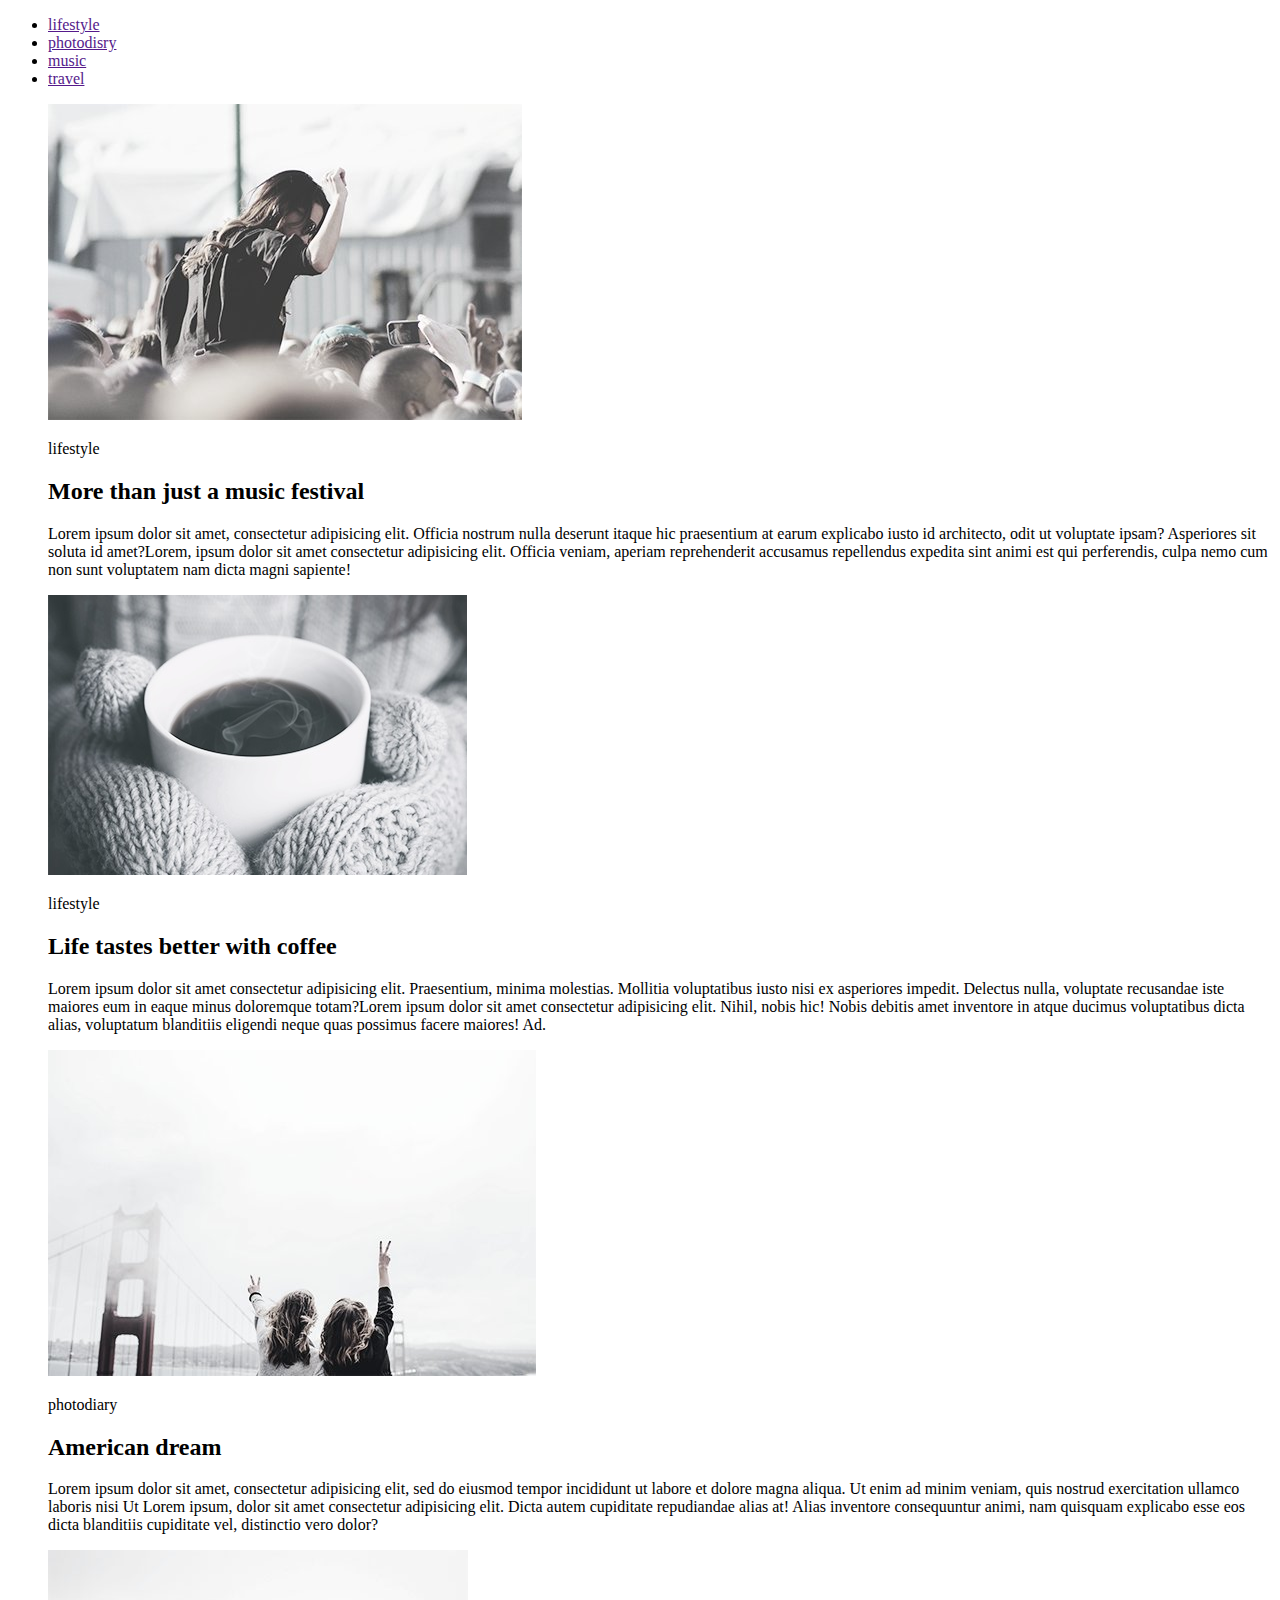
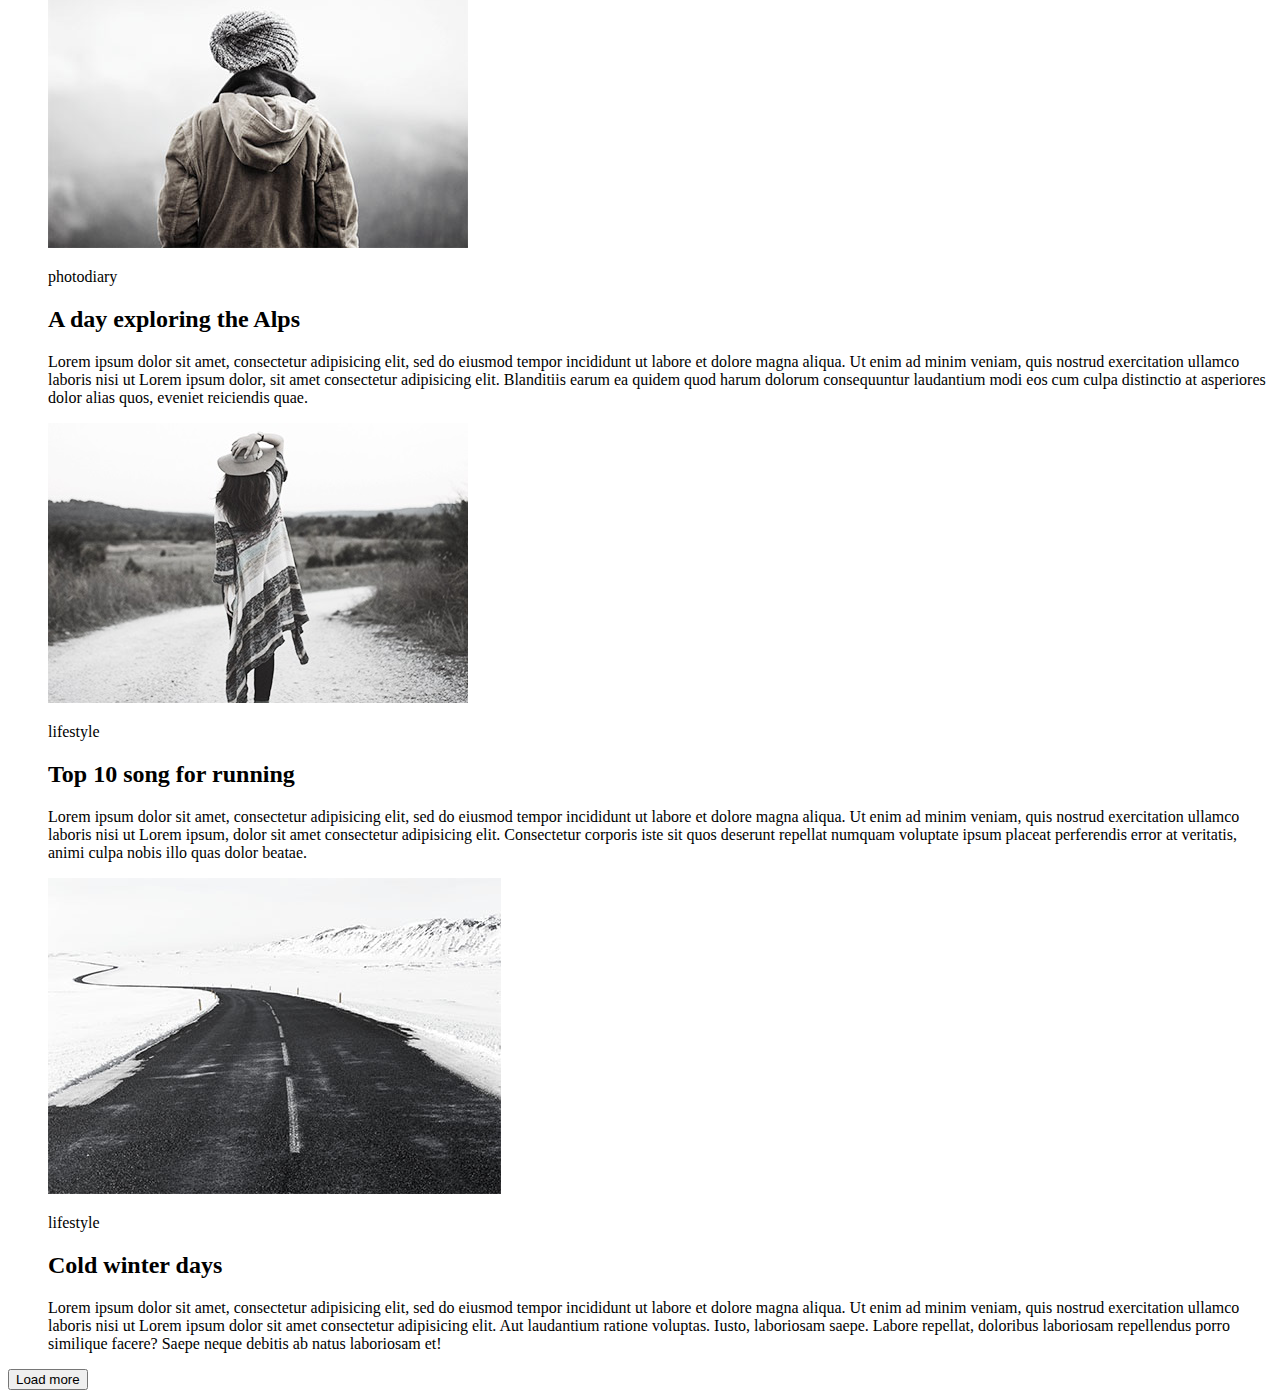
<file: html-css/module-01/index.html>
<!DOCTYPE html>
<html lang="en">

<head>
    <meta name="viewport" content="width=device-width, initial-scale=1.0">
    <title>Document</title>
</head>



<body>
    <main class="container main">
        <ul class="site-navigation">
            <li class="page navigation"><a href="">lifestyle</a></li>
            <li class="page navigation"><a href="">photodisry</a></li>
            <li class="page navigation"><a href="">music</a></li>
            <li class="page navigation"><a href="">travel</a></li>
        </ul>
    </main>


    <section class="container">
        <ul class="features-list">


            <div class="photo-wrapper">
                <img class="photo" src="../module-03/pictures/for-web-1.jpg" alt="девушка сидит на плечах">
            </div>
            <p class="category">lifestyle</p>
            <h2 class="title">More than just a music festival</h2>
            <p class="description">Lorem ipsum dolor sit amet, consectetur adipisicing elit. Officia nostrum nulla deserunt itaque hic praesentium at earum explicabo iusto id architecto, odit ut voluptate ipsam? Asperiores sit soluta id amet?Lorem, ipsum dolor sit amet consectetur
                adipisicing elit. Officia veniam, aperiam reprehenderit accusamus repellendus expedita sint animi est qui perferendis, culpa nemo cum non sunt voluptatem nam dicta magni sapiente!</p>

            <div class="photo-wrapper">
                <img class="photo" src="../module-03/pictures/for-web-2.jpg" alt="чашка кофе">
            </div>
            <p class="category">lifestyle</p>
            <h2 class="title">Life tastes better with coffee</h2>
            <p class="description">Lorem ipsum dolor sit amet consectetur adipisicing elit. Praesentium, minima molestias. Mollitia voluptatibus iusto nisi ex asperiores impedit. Delectus nulla, voluptate recusandae iste maiores eum in eaque minus doloremque totam?Lorem ipsum
                dolor sit amet consectetur adipisicing elit. Nihil, nobis hic! Nobis debitis amet inventore in atque ducimus voluptatibus dicta alias, voluptatum blanditiis eligendi neque quas possimus facere maiores! Ad.
            </p>



            <div class="photo-wrapper">
                <img class="photo" src="../module-03/pictures/for-web-3.jpg" alt="две девушки смотрят на мост">
            </div>
            <p class="category">photodiary</h2>
                <h2 class="title">American dream</h2>
                <p class="description">Lorem ipsum dolor sit amet, consectetur adipisicing elit, sed do eiusmod tempor incididunt ut labore et dolore magna aliqua. Ut enim ad minim veniam, quis nostrud exercitation ullamco laboris nisi Ut Lorem ipsum, dolor sit amet consectetur
                    adipisicing elit. Dicta autem cupiditate repudiandae alias at! Alias inventore consequuntur animi, nam quisquam explicabo esse eos dicta blanditiis cupiditate vel, distinctio vero dolor?
                </p>


                <div class="photo-wrapper">
                    <img class="photo" src="../module-03/pictures/for-web-4.jpg" alt="осенняя одежда">
                </div>
                <p class="category">photodiary</p>
                <h2 class="title">A day exploring the Alps</h2>
                <p class="description">Lorem ipsum dolor sit amet, consectetur adipisicing elit, sed do eiusmod tempor incididunt ut labore et dolore magna aliqua. Ut enim ad minim veniam, quis nostrud exercitation ullamco laboris nisi ut Lorem ipsum dolor, sit amet consectetur
                    adipisicing elit. Blanditiis earum ea quidem quod harum dolorum consequuntur laudantium modi eos cum culpa distinctio at asperiores dolor alias quos, eveniet reiciendis quae.
                </p>



                <div class="photo-wrapper">
                    <img class="photo" src="../module-03/pictures/for-web-5.jpg" alt="девушка в степи">
                </div>
                <p class="category">lifestyle</p>
                <h2 class="title">Top 10 song for running</h2>
                <p class="description">Lorem ipsum dolor sit amet, consectetur adipisicing elit, sed do eiusmod tempor incididunt ut labore et dolore magna aliqua. Ut enim ad minim veniam, quis nostrud exercitation ullamco laboris nisi ut Lorem ipsum, dolor sit amet consectetur
                    adipisicing elit. Consectetur corporis iste sit quos deserunt repellat numquam voluptate ipsum placeat perferendis error at veritatis, animi culpa nobis illo quas dolor beatae.
                </p>



                <div class="photo-wrapper">
                    <img class="photo" src="../module-03/pictures/for-web-6.jpg" alt="заснеженая дорога">
                </div>
                <p class="category">lifestyle</p>
                <h2 class="title">Cold winter days</h2>
                <p class="description">Lorem ipsum dolor sit amet, consectetur adipisicing elit, sed do eiusmod tempor incididunt ut labore et dolore magna aliqua. Ut enim ad minim veniam, quis nostrud exercitation ullamco laboris nisi ut Lorem ipsum dolor sit amet consectetur
                    adipisicing elit. Aut laudantium ratione voluptas. Iusto, laboriosam saepe. Labore repellat, doloribus laboriosam repellendus porro similique facere? Saepe neque debitis ab natus laboriosam et!
                </p>

        </ul>
    </section>


    <button class="Load more"> 
        Load more
    </button>


</body>
</file>
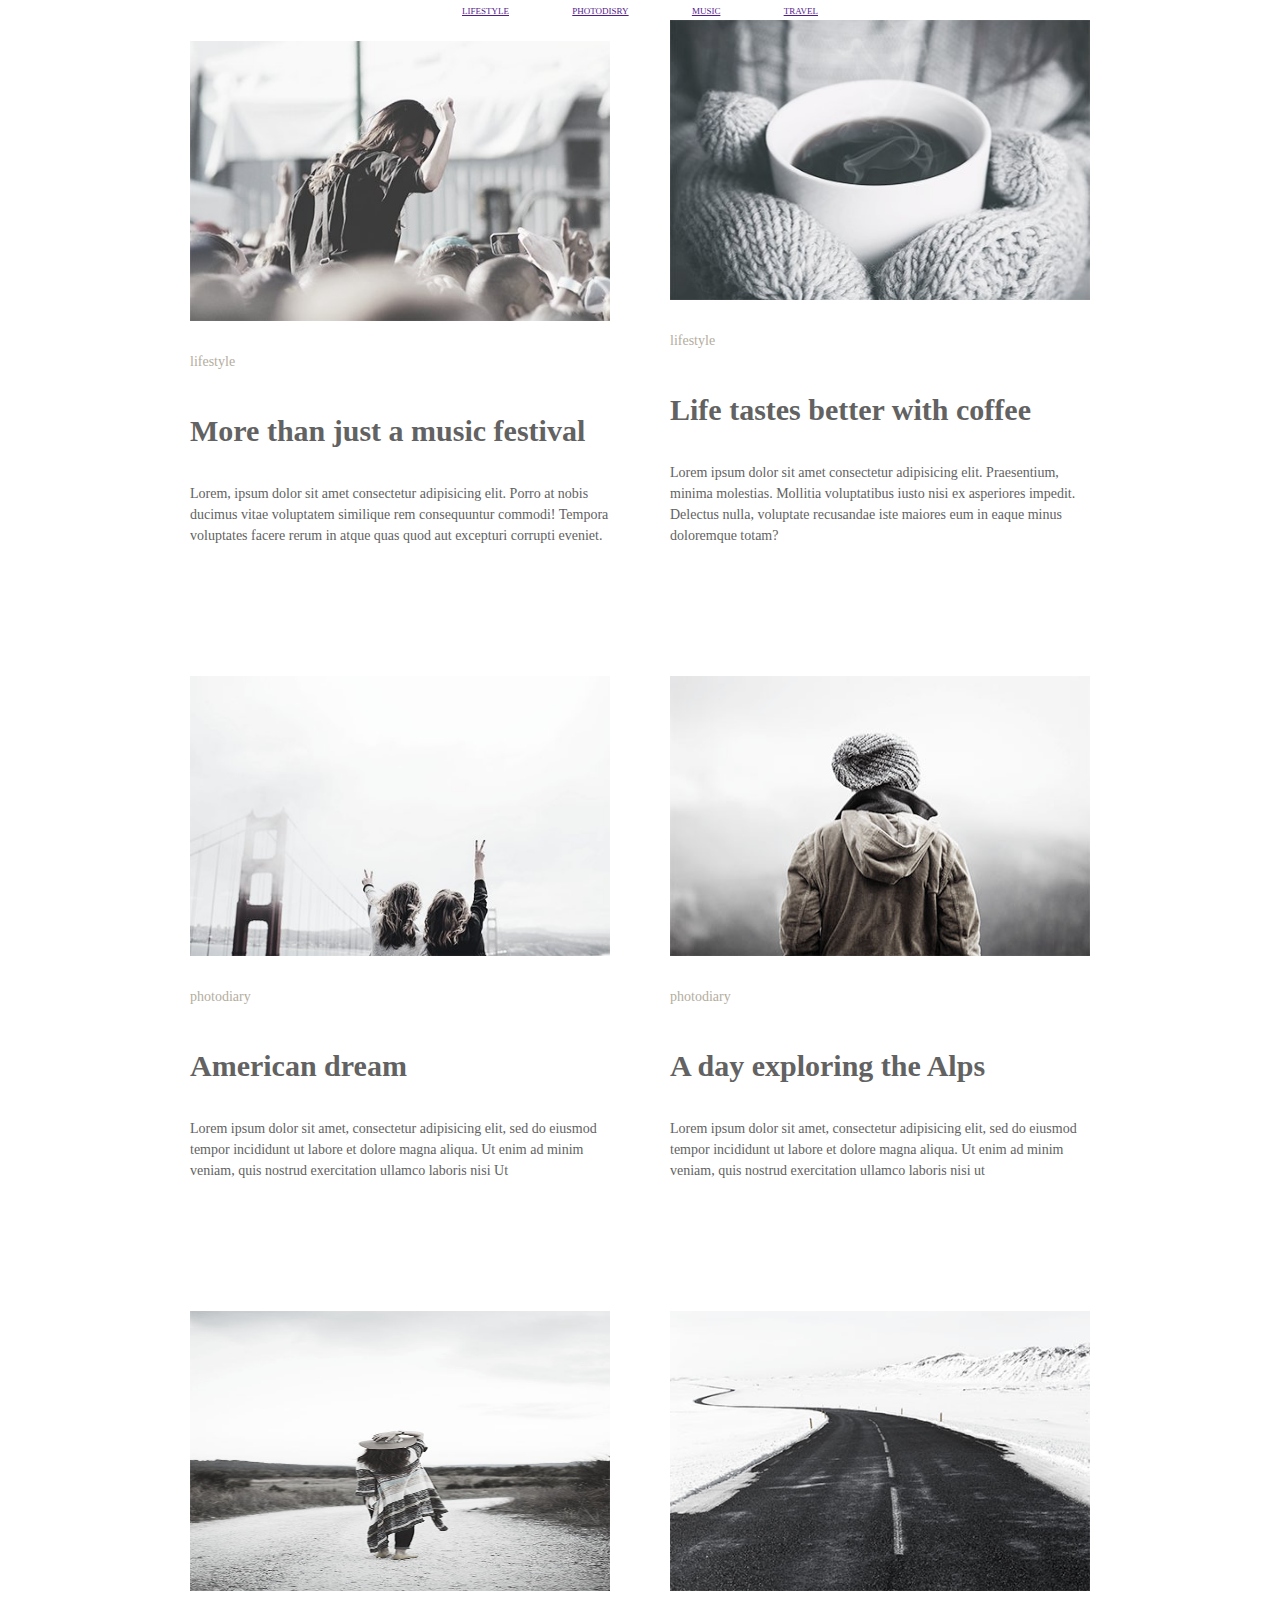
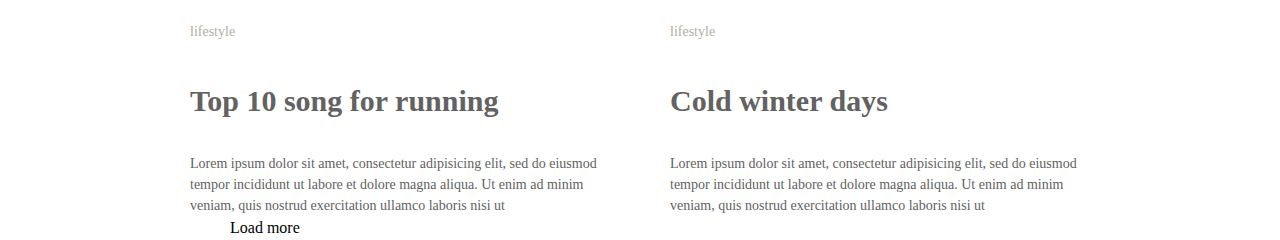
<file: html-css/module-03-dop/index.html>
<!DOCTYPE html>
<html lang="en">

<head>
    <link rel="stylesheet" href="style.css" <meta charset="UTF-8">
    <meta name="viewport" content="width=device-width, initial-scale=1.0">
    <title>Document</title>
</head>

<body>
    <main class="container main">
        <ul class="site-navigation">
            <li><a href="">lifestyle</a></li>
            <li><a href="">photodisry</a></li>
            <li><a href="">music</a></li>
            <li><a href="">travel</a></li>
        </ul>
    </main>

    <page class="page-nav">
        <section class="container">
            <ul class="features-list">

                <li class="features-list-item">
                    <div class="photo-wrapper">
                        <img class="photo" src="../module-03-dop/pictures/for web 1.jpg" alt="" srcset="">
                    </div>
                    <p class="category">lifestyle</p>
                    <h2 class="title">More than just a music festival</h2>
                    <p class="description">Lorem, ipsum dolor sit amet consectetur adipisicing elit. Porro at nobis ducimus vitae voluptatem similique rem consequuntur commodi! Tempora voluptates facere rerum in atque quas quod aut excepturi corrupti eveniet.
                    </p>
                </li>

                <li class="features-list-item">
                    <div class="photo-wrapper">
                        <img class="photo" src="../module-03-dop/pictures/for web 2.jpg" alt="" srcset="">
                    </div>
                    <p class="category">lifestyle</p>
                    <h2 class="title">Life tastes better with coffee</h2>
                    <p class="description">Lorem ipsum dolor sit amet consectetur adipisicing elit. Praesentium, minima molestias. Mollitia voluptatibus iusto nisi ex asperiores impedit. Delectus nulla, voluptate recusandae iste maiores eum in eaque minus doloremque totam?
                    </p>
                </li>

                <li class="features-list-item">
                    <div class="photo-wrapper">
                        <img class="photo" src="../module-03-dop/pictures/for web 3.jpg" alt="" srcset="">
                    </div>
                    <p class="category">photodiary</h2>
                        <h2 class="title">American dream</h2>
                        <p class="description">Lorem ipsum dolor sit amet, consectetur adipisicing elit, sed do eiusmod tempor incididunt ut labore et dolore magna aliqua. Ut enim ad minim veniam, quis nostrud exercitation ullamco laboris nisi Ut
                        </p>
                </li>

                <li class="features-list-item">
                    <div class="photo-wrapper">
                        <img class="photo" src="../module-03-dop/pictures/for web 4.jpg" alt="" srcset="">
                    </div>
                    <p class="category">photodiary</p>
                    <h2 class="title">A day exploring the Alps</h2>
                    <p class="description">Lorem ipsum dolor sit amet, consectetur adipisicing elit, sed do eiusmod tempor incididunt ut labore et dolore magna aliqua. Ut enim ad minim veniam, quis nostrud exercitation ullamco laboris nisi ut
                    </p>
                </li>

                <li class="features-list-item">
                    <div class="photo-wrapper">
                        <img class="photo" src="../module-03-dop/pictures/for web 5.jpg" alt="" srcset="">
                    </div>
                    <p class="category">lifestyle</p>
                    <h2 class="title">Top 10 song for running</h2>
                    <p class="description">Lorem ipsum dolor sit amet, consectetur adipisicing elit, sed do eiusmod tempor incididunt ut labore et dolore magna aliqua. Ut enim ad minim veniam, quis nostrud exercitation ullamco laboris nisi ut
                    </p>
                </li>

                <li class="features-list-item">
                    <div class="photo-wrapper">
                        <img class="photo" src="../module-03-dop/pictures/for web 6.jpg" alt="" srcset="">
                    </div>
                    <p class="category">lifestyle</p>
                    <h2 class="title">Cold winter days</h2>
                    <p class="description">Lorem ipsum dolor sit amet, consectetur adipisicing elit, sed do eiusmod tempor incididunt ut labore et dolore magna aliqua. Ut enim ad minim veniam, quis nostrud exercitation ullamco laboris nisi ut
                    </p>
                </li>
            </ul>
        </section>
    </page>

    <menu button class="container">
        Load more
    </menu button>


</body>
</file>
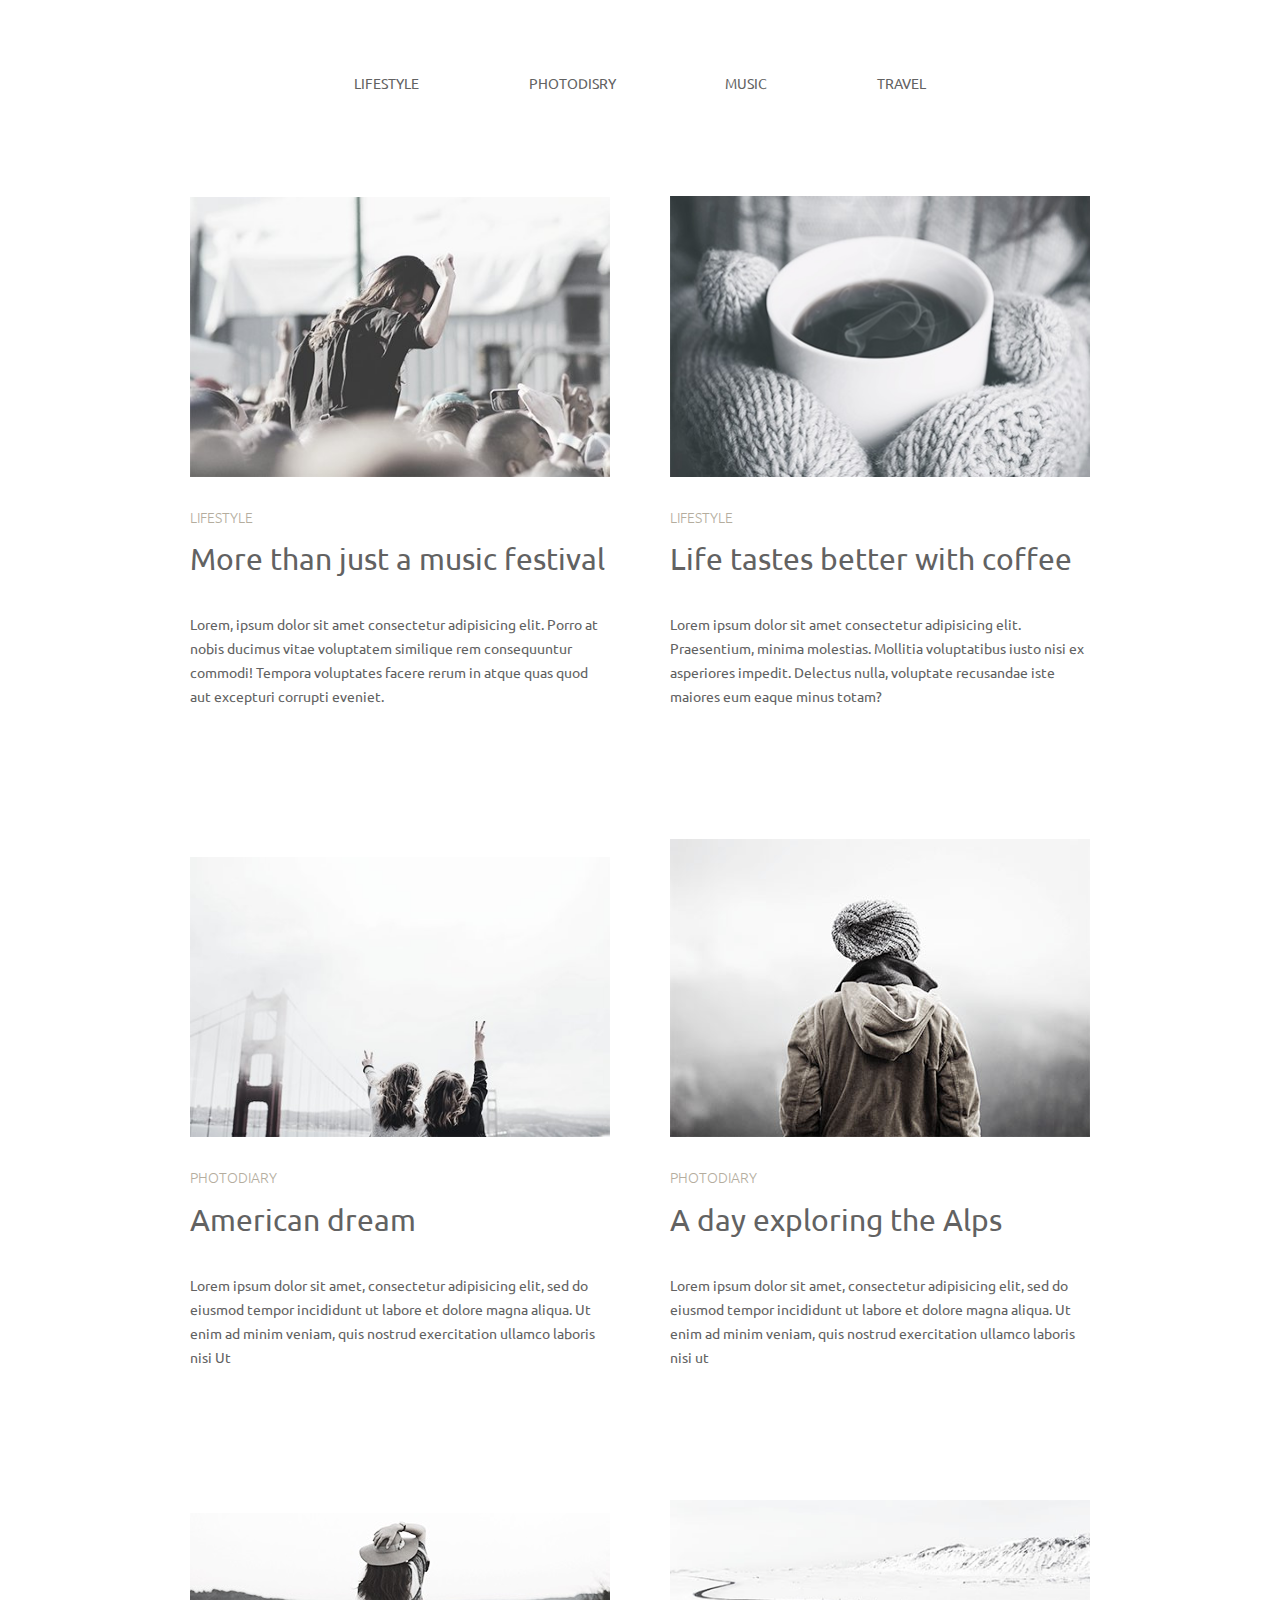
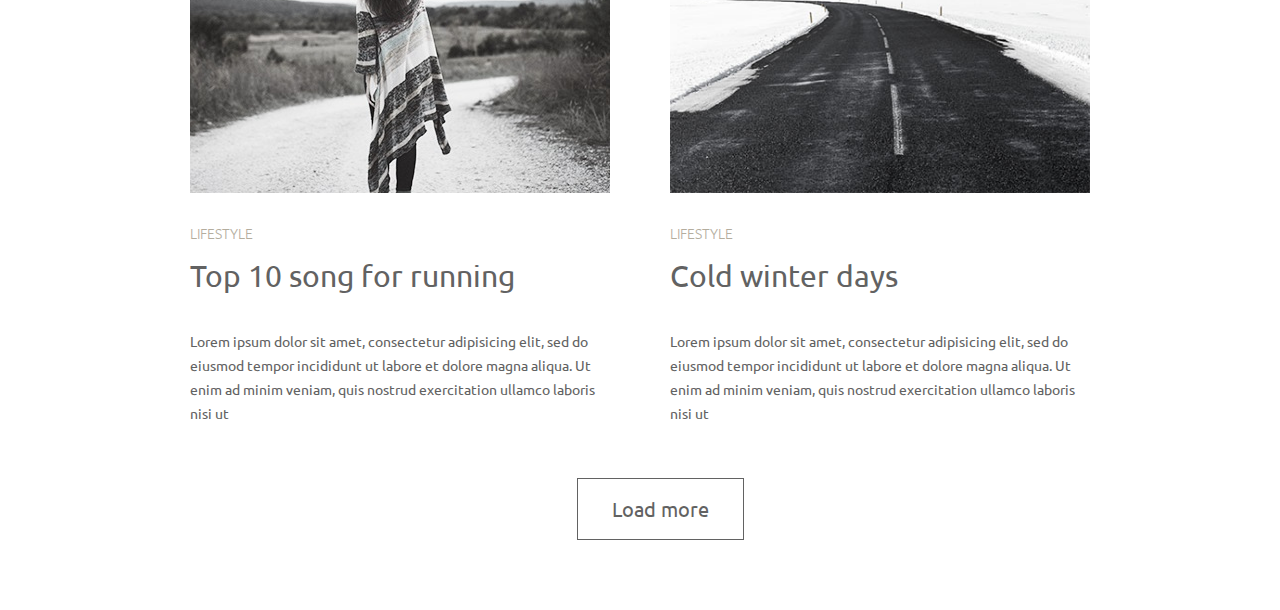
<file: html-css/module-03/index.html>
<!DOCTYPE html>
<html lang="en">

<head>
    <link rel="stylesheet" href="css/reset.css" <meta charset="UTF-8">
    <link href="https://fonts.googleapis.com/css?family=Playfair+Display:400,400i,700,700i,900,900i" rel="stylesheet">
    <link href="https://fonts.googleapis.com/css?family=Ubuntu:300,300i,400,400i,500,500i,700,700i" rel="stylesheet">
    <link rel="stylesheet" href="css/style1.css" <meta charset="UTF-8">
    <meta name="viewport" content="width=device-width, initial-scale=1.0">
    <title>Document</title>
</head>

<body>
    <div class="wrapper">
        <nav class="main">
            <main class="container">
                <ul class="site-navigation">
                    <li><a href="">lifestyle</a></li>
                    <li><a href="">photodisry</a></li>
                    <li><a href="">music</a></li>
                    <li><a href="">travel</a></li>
                </ul>
            </main>
        </nav>
        <main class="page-nav">
            <section class="features-list">
                <article class="features-list-item ">


                    <div class="photo-wrapper">
                        <img class="photo" src="../module-03/pictures/for-web-1.jpg" alt="" srcset="">
                    </div>
                    <p class="category">lifestyle</p>
                    <h2 class="title">More than just a music festival</h2>
                    <p class="description">Lorem, ipsum dolor sit amet consectetur adipisicing elit. Porro at nobis ducimus vitae voluptatem similique rem consequuntur commodi! Tempora voluptates facere rerum in atque quas quod aut excepturi corrupti eveniet.
                    </p>
                </article>
                <article class="features-list-item ">
                    <div class="photo-wrapper">
                        <img class="photo" src="../module-03/pictures/for-web-2.jpg" alt="" srcset="">
                    </div>
                    <p class="category">lifestyle</p>
                    <h2 class="title">Life tastes better with coffee</h2>
                    <p class="description">Lorem ipsum dolor sit amet consectetur adipisicing elit. Praesentium, minima molestias. Mollitia voluptatibus iusto nisi ex asperiores impedit. Delectus nulla, voluptate recusandae iste maiores eum eaque minus totam?
                    </p>
                </article>
                <article class="features-list-item ">

                    <div class="photo-wrapper">
                        <img class="photo" src="../module-03/pictures/for-web-3.jpg" alt="" srcset="">
                    </div>
                    <p class="category">photodiary</h2>
                        <h2 class="title">American dream</h2>
                        <p class="description">Lorem ipsum dolor sit amet, consectetur adipisicing elit, sed do eiusmod tempor incididunt ut labore et dolore magna aliqua. Ut enim ad minim veniam, quis nostrud exercitation ullamco laboris nisi Ut
                        </p>
                </article>
                <article class="features-list-item ">

                    <div class="photo-wrapper">
                        <img class="photo" src="../module-03/pictures/for-web-4.jpg" alt="" srcset="">
                    </div>
                    <p class="category">photodiary</p>
                    <h2 class="title">A day exploring the Alps</h2>
                    <p class="description">Lorem ipsum dolor sit amet, consectetur adipisicing elit, sed do eiusmod tempor incididunt ut labore et dolore magna aliqua. Ut enim ad minim veniam, quis nostrud exercitation ullamco laboris nisi ut
                    </p>
                </article>
                <article class="features-list-item ">
                    <div class="photo-wrapper">
                        <img class="photo" src="../module-03/pictures/for-web-5.jpg" alt="" srcset="">
                    </div>
                    <p class="category">lifestyle</p>
                    <h2 class="title">Top 10 song for running</h2>
                    <p class="description">Lorem ipsum dolor sit amet, consectetur adipisicing elit, sed do eiusmod tempor incididunt ut labore et dolore magna aliqua. Ut enim ad minim veniam, quis nostrud exercitation ullamco laboris nisi ut
                    </p>
                </article>
                <article class="features-list-item ">
                    <div class="photo-wrapper">
                        <img class="photo" src="../module-03/pictures/for-web-6.jpg" alt="" srcset="">
                    </div>
                    <p class="category">lifestyle</p>
                    <h2 class="title">Cold winter days</h2>
                    <p class="description">Lorem ipsum dolor sit amet, consectetur adipisicing elit, sed do eiusmod tempor incididunt ut labore et dolore magna aliqua. Ut enim ad minim veniam, quis nostrud exercitation ullamco laboris nisi ut
                    </p>

                </article>
            </section>
        </main>

        <menu button class="div_button">
            <button class="button">Load more</button>
        </menu button>

    </div>
</body>
</file>
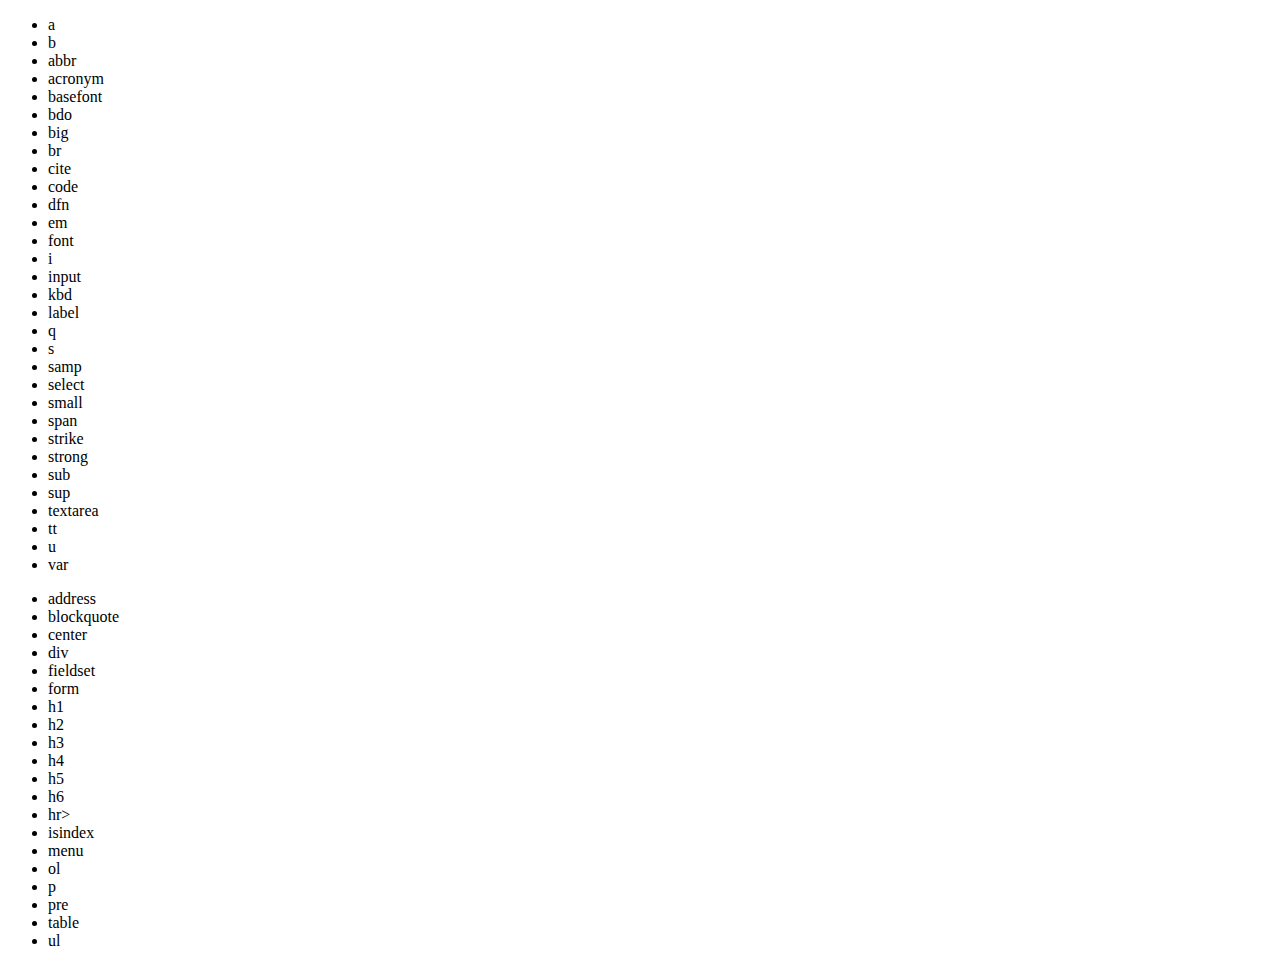
<file: html-css/module-01-dop/the-task-1.html>
<!DOCTYPE html>
<html lang="en">

<head>
    <meta charset="UTF-8">
    <meta name="viewport" content="width=device-width, initial-scale=1.0">
    <title>Document</title>
</head>

<body>
    <ul>
        <!-- Является одним из важных элементов HTML и предназначен для создания ссылок. -->
        <li>a</li>
        <!-- Устанавливает жирное начертание шрифта. -->
        <li>b</li>
        <!-- Тег <abbr> указывает, что последовательность символов является аббревиатурой. -->
        <li>abbr</li>
        <!-- Сообщает, что текст является акронимом. В отличие от аббревиатуры, акроним — это устоявшееся сокращение, которое применяется как самостоятельное слово. -->
        <li>acronym</li>
        <!-- Предназначен для задания шрифта, размера и цвета текста по умолчанию. -->
        <li>basefont</li>
        <!-- Устанавливает направление вывода текста: слева направо или справа налево. -->
        <li>bdo</li>
        <!-- Увеличивает размер шрифта на единицу по сравнению с обычным текстом. -->
        <li>big</li>
        <!-- Перенос строки. -->
        <li>br</li>
        <!-- Помечает текст как цитату или сноску на другой материал -->
        <li>cite</li>
        <!-- Предназначен для отображения текста программного код. -->
        <li>code</li>
        <!-- Выделяет термин в документе. -->
        <li>dfn</li>
        <!-- Предназначен для акцентирования текста. -->
        <li>em</li>
        <!-- Предназначен для изменения характеристик шрифта, таких как размер, цвет и гарнитура. -->
        <li>font</li>
        <!-- Устанавливает курсивное начертание шрифта. -->
        <li>i</li>
        <!-- Позволяет создавать разные элементы интерфейса. -->
        <li>input</li>
        <!-- Используется для обозначения текста, который набирается на клавиатуре или для названия клавиш. -->
        <li>kbd</li>
        <!-- Устанавливает связь между определенной меткой и элементом формы. -->
        <li>label</li>
        <!-- Используется для выделения в тексте цитат. -->
        <li>q</li>
        <!-- Отображает текст как перечеркнутый -->
        <li>s</li>
        <!-- Используется для отображения текста, который является результатом вывода компьютерной программы. -->
        <li>samp</li>
        <!-- Создает раскрывающийся список. -->
        <li>select</li>
        <!-- Уменьшает размер шрифта на единицу по сравнению с обычным текстом. -->
        <li>small</li>
        <!-- Универсальный строчный элемент. -->
        <li>span</li>
        <!-- Отображает текст как перечеркнутый. -->
        <li>strike</li>
        <!-- Акцентирует текст, обычно жирным начертанием. -->
        <li>strong</li>
        <!-- Отображает шрифт в виде нижнего индекса. -->
        <li>sub</li>
        <!-- Отображает шрифт в виде нижнего индекса. -->
        <li>sup</li>
        <!-- Создает поле для многострочного текста. -->
        <li>textarea</li>
        <!-- Отображает текст моноширинным текстом. -->
        <li>tt</li>
        <!-- Добавляет подчеркивание к тексту. -->
        <li>u</li>
        <!-- Используется для выделения переменных компьютерных программ. -->
        <li>var</li>

    </ul>

    <ul>
        <!-- Тег <address> предназначен для хранения информации об авторе -->
        <li>address</li>
        <!-- Предназначен для выделения длинных цитат внутри документа. -->
        <li>blockquote</li>
        <!-- Выравнивает содержимое контейнера по центру относительно родительского элемента. -->
        <li>center</li>
        <!-- Универсальный блочный элемент. -->
        <li>div</li>
        <!-- Предназначен для группирования элементов формы. -->
        <li>fieldset</li>
        <!-- Устанавливает форму на веб-странице. -->
        <li>form</li>
        <!-- Заголовок первого уровня. -->
        <li>h1</li>
        <!-- Заголовок второго уровня. -->
        <li>h2</li>
        <!-- Задает заголовок третьего уровня. -->
        <li>h3</li>
        <!-- Задает заголовок четвертого уровня. -->
        <li>h4</li>
        <!-- Задает заголовок пятого уровня. -->
        <li>h5</li>
        <!-- Задает заголовок шестого уровня. -->
        <li>h6</li>
        <!-- Рисует горизонтальную линию. -->
        <li>hr></li>
        <!-- Используется для поискового индекса в текущем документе. -->
        <li>isindex</li>
        <!-- Отображает список меню. -->
        <li>menu</li>
        <!-- Устанавливает нумерованный список. -->
        <li>ol</li>
        <!-- Определяет текстовый абзац. -->
        <li>p</li>
        <!-- Определяет блок предварительно форматированного текста. -->
        <li>pre</li>
        <!-- Создает таблицу. -->
        <li>table</li>
        <!-- Устанавливает маркированный список. -->
        <li>ul</li>
    </ul>
</body>

</html>
</file>
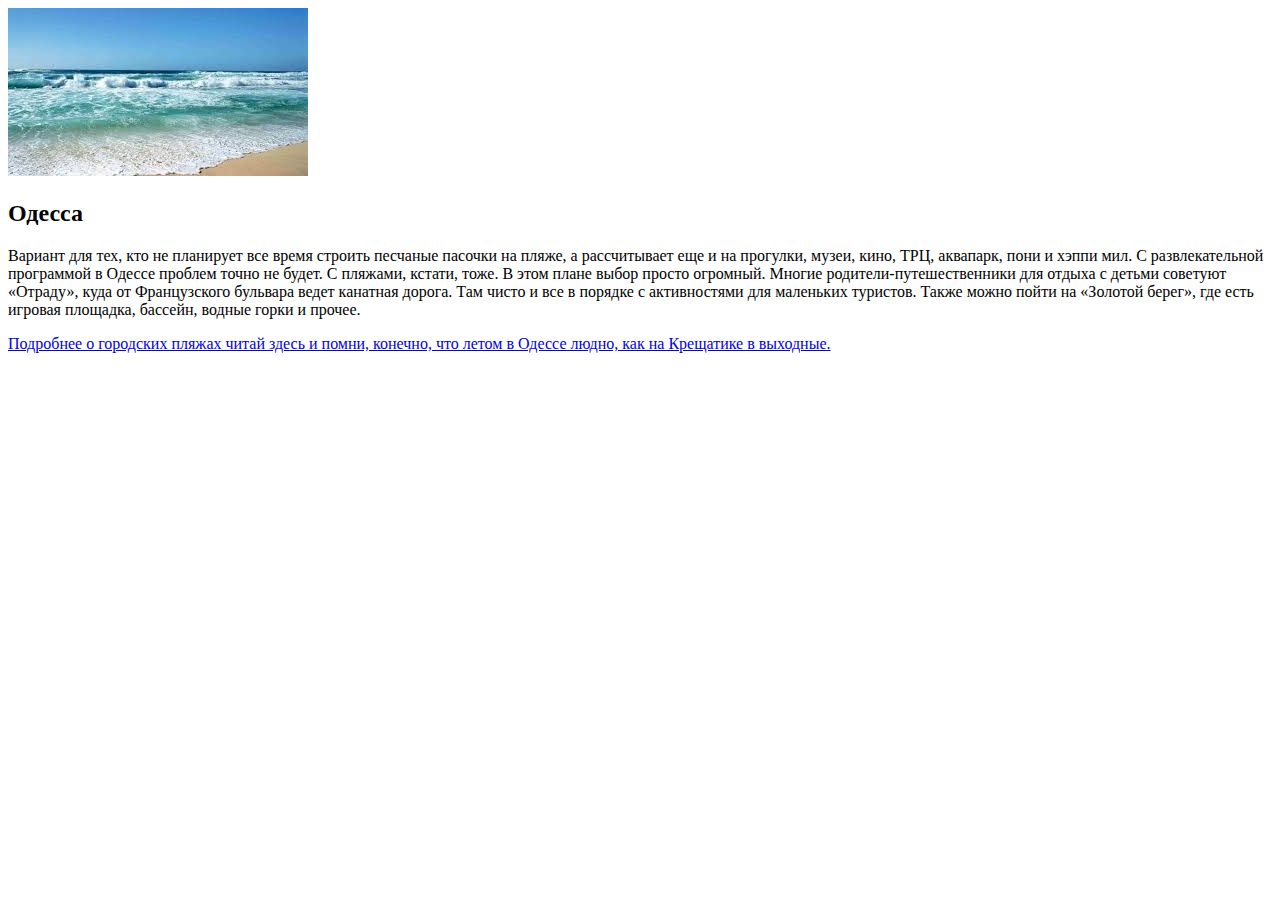
<file: html-css/module-01-dop/the-task-2.html>
<!DOCTYPE html>
<html lang="en">

<head>
    <meta charset="UTF-8">
    <meta name="viewport" content="width=, initial-scale=1.0">
    <title>Document</title>
</head>

<body>
    <article>
        <img class="photo" src="for-article.jpg" alt="берег моря">
        <h2>Одесса</h2>
        <p>Вариант для тех, кто не планирует все время строить песчаные пасочки на пляже, а рассчитывает еще и на прогулки, музеи, кино, ТРЦ, аквапарк, пони и хэппи мил. С развлекательной программой в Одессе проблем точно не будет. С пляжами, кстати, тоже.
            В этом плане выбор просто огромный. Многие родители-путешественники для отдыха с детьми советуют «Отраду», куда от Французского бульвара ведет канатная дорога. Там чисто и все в порядке с активностями для маленьких туристов. Также можно пойти
            на «Золотой берег», где есть игровая площадка, бассейн, водные горки и прочее.</p>
        <p>
            <a href="https://tripmydream.com/media/idei-puteshestviy/kyda-poehat-na-more-v-ykraine-s-detmi">Подробнее о городских пляжах читай здесь и помни, конечно, что летом в Одессе людно, как на Крещатике в выходные.</a></p>
    </article>
</body>

</html>
</file>
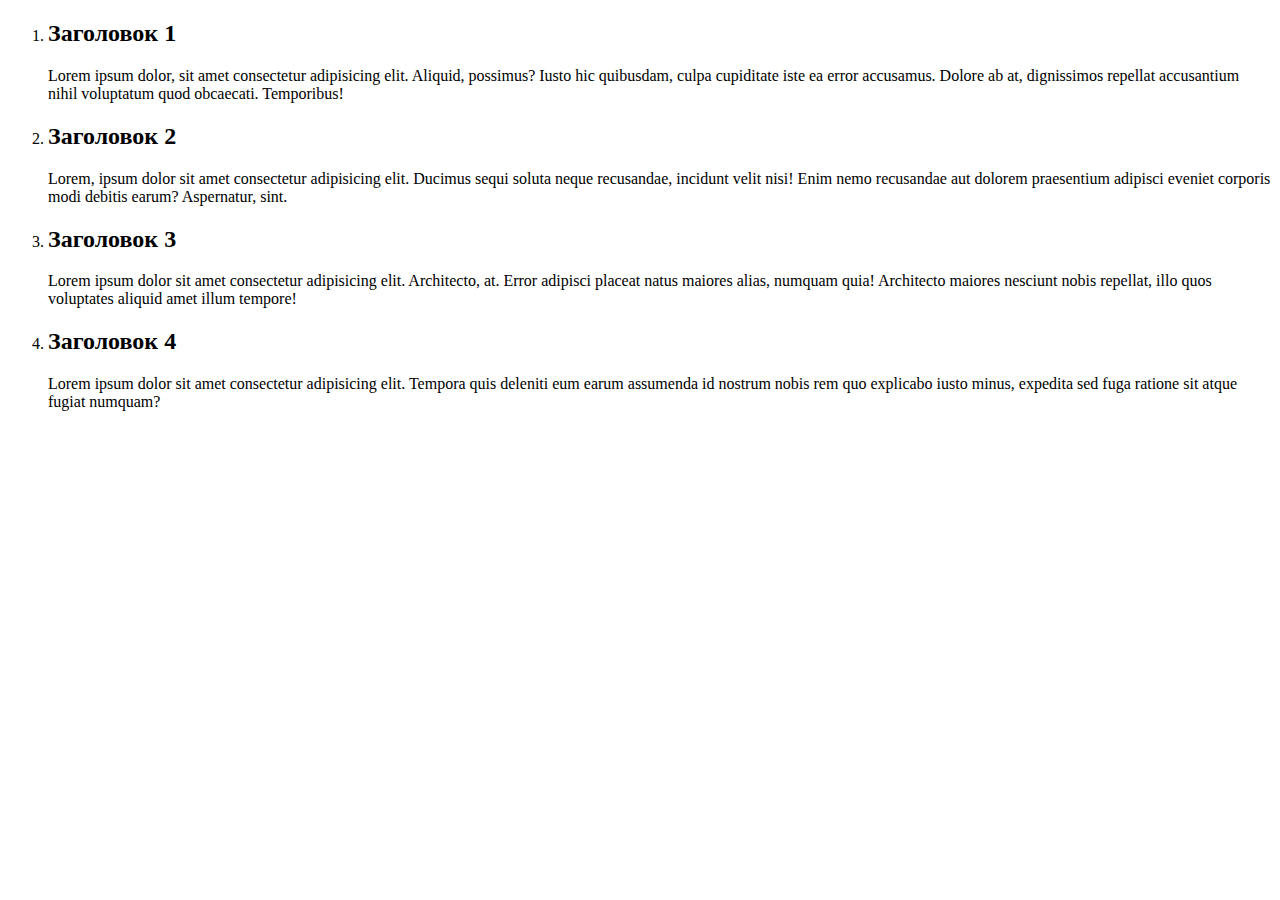
<file: html-css/module-01-dop/the-task-3.html>
<!DOCTYPE html>
<html lang="en">

<head>
    <meta charset="UTF-8">
    <meta name="viewport" content="width=, initial-scale=1.0">
    <title>Document</title>
</head>

<body>
    <ol>
        <li>
            <h2>Заголовок 1</h2>
            <p>Lorem ipsum dolor, sit amet consectetur adipisicing elit. Aliquid, possimus? Iusto hic quibusdam, culpa cupiditate iste ea error accusamus. Dolore ab at, dignissimos repellat accusantium nihil voluptatum quod obcaecati. Temporibus!

            </p>
        </li>
        <li>
            <h2>Заголовок 2</h2>
            <p>Lorem, ipsum dolor sit amet consectetur adipisicing elit. Ducimus sequi soluta neque recusandae, incidunt velit nisi! Enim nemo recusandae aut dolorem praesentium adipisci eveniet corporis modi debitis earum? Aspernatur, sint.

            </p>
        </li>
        <li>
            <h2>Заголовок 3</h2>
            <p>Lorem ipsum dolor sit amet consectetur adipisicing elit. Architecto, at. Error adipisci placeat natus maiores alias, numquam quia! Architecto maiores nesciunt nobis repellat, illo quos voluptates aliquid amet illum tempore!

            </p>
        </li>
        <li>
            <h2>Заголовок 4</h2>
            <p>Lorem ipsum dolor sit amet consectetur adipisicing elit. Tempora quis deleniti eum earum assumenda id nostrum nobis rem quo explicabo iusto minus, expedita sed fuga ratione sit atque fugiat numquam?

            </p>
        </li>

    </ol>
</body>

</html>
</file>
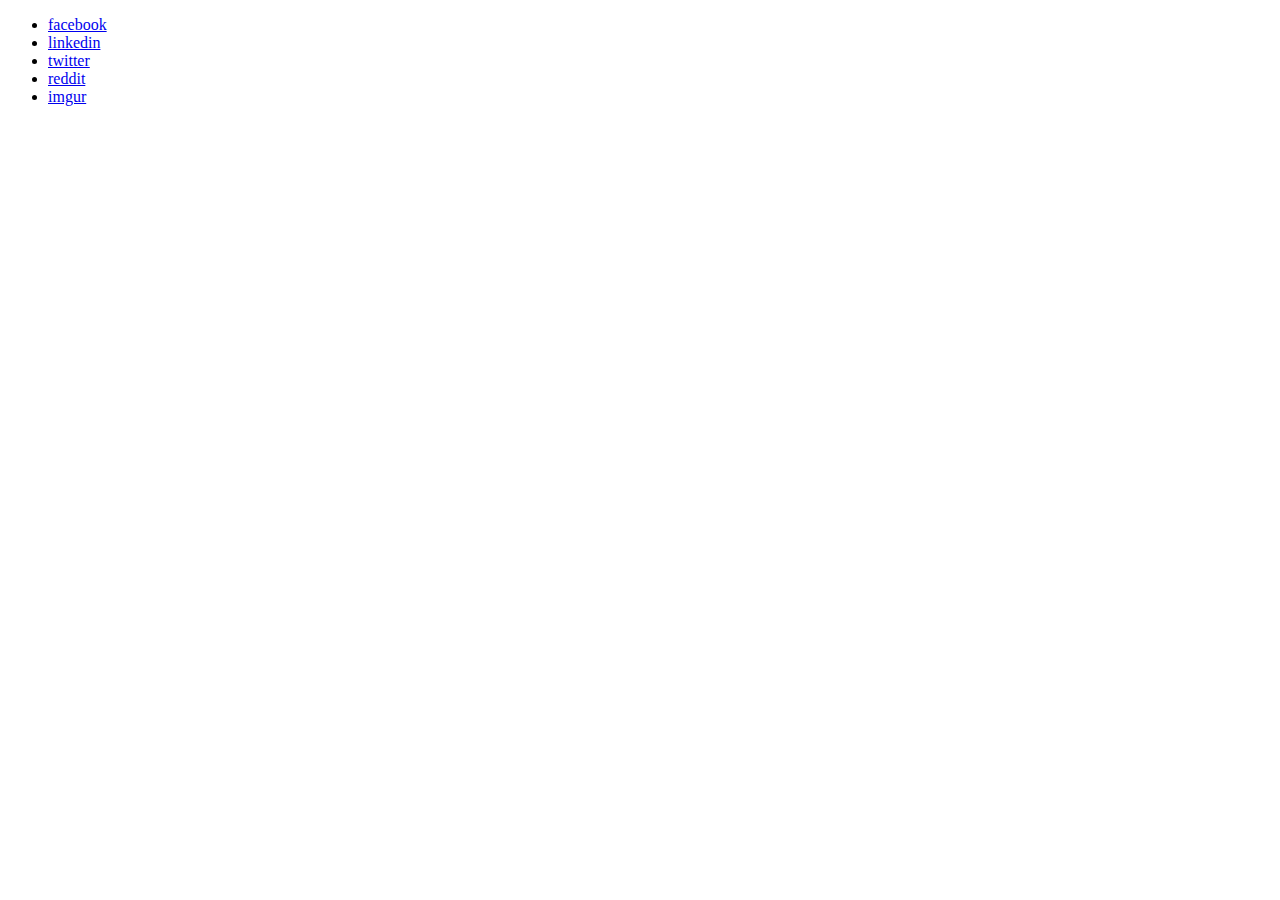
<file: html-css/module-01-dop/the-task-4.html>
<!DOCTYPE html>
<html lang="en">

<head>
    <meta charset="UTF-8">
    <meta name="viewport" content="width=, initial-scale=1.0">
    <title>Document</title>
</head>

<body>
    <ul>
        <li><a href="https://ru-ru.facebook.com/" target="_blank" rel="noopener noreferrer">facebook</a></li>
        <li><a href="https://www.linkedin.com/" target="_blank" rel="noopener noreferrer">linkedin</a></li>
        <li><a href="https://twitter.com/?lang=ru/" target="_blank" rel="noopener noreferrer">twitter</a></li>
        <li><a href="https://www.reddit.com/" target="_blank" rel="noopener noreferrer">reddit</a></li>
        <li><a href="https://imgur.com/" target="_blank" rel="noopener noreferrer">imgur</a></li>

    </ul>
</body>

</html>
</file>
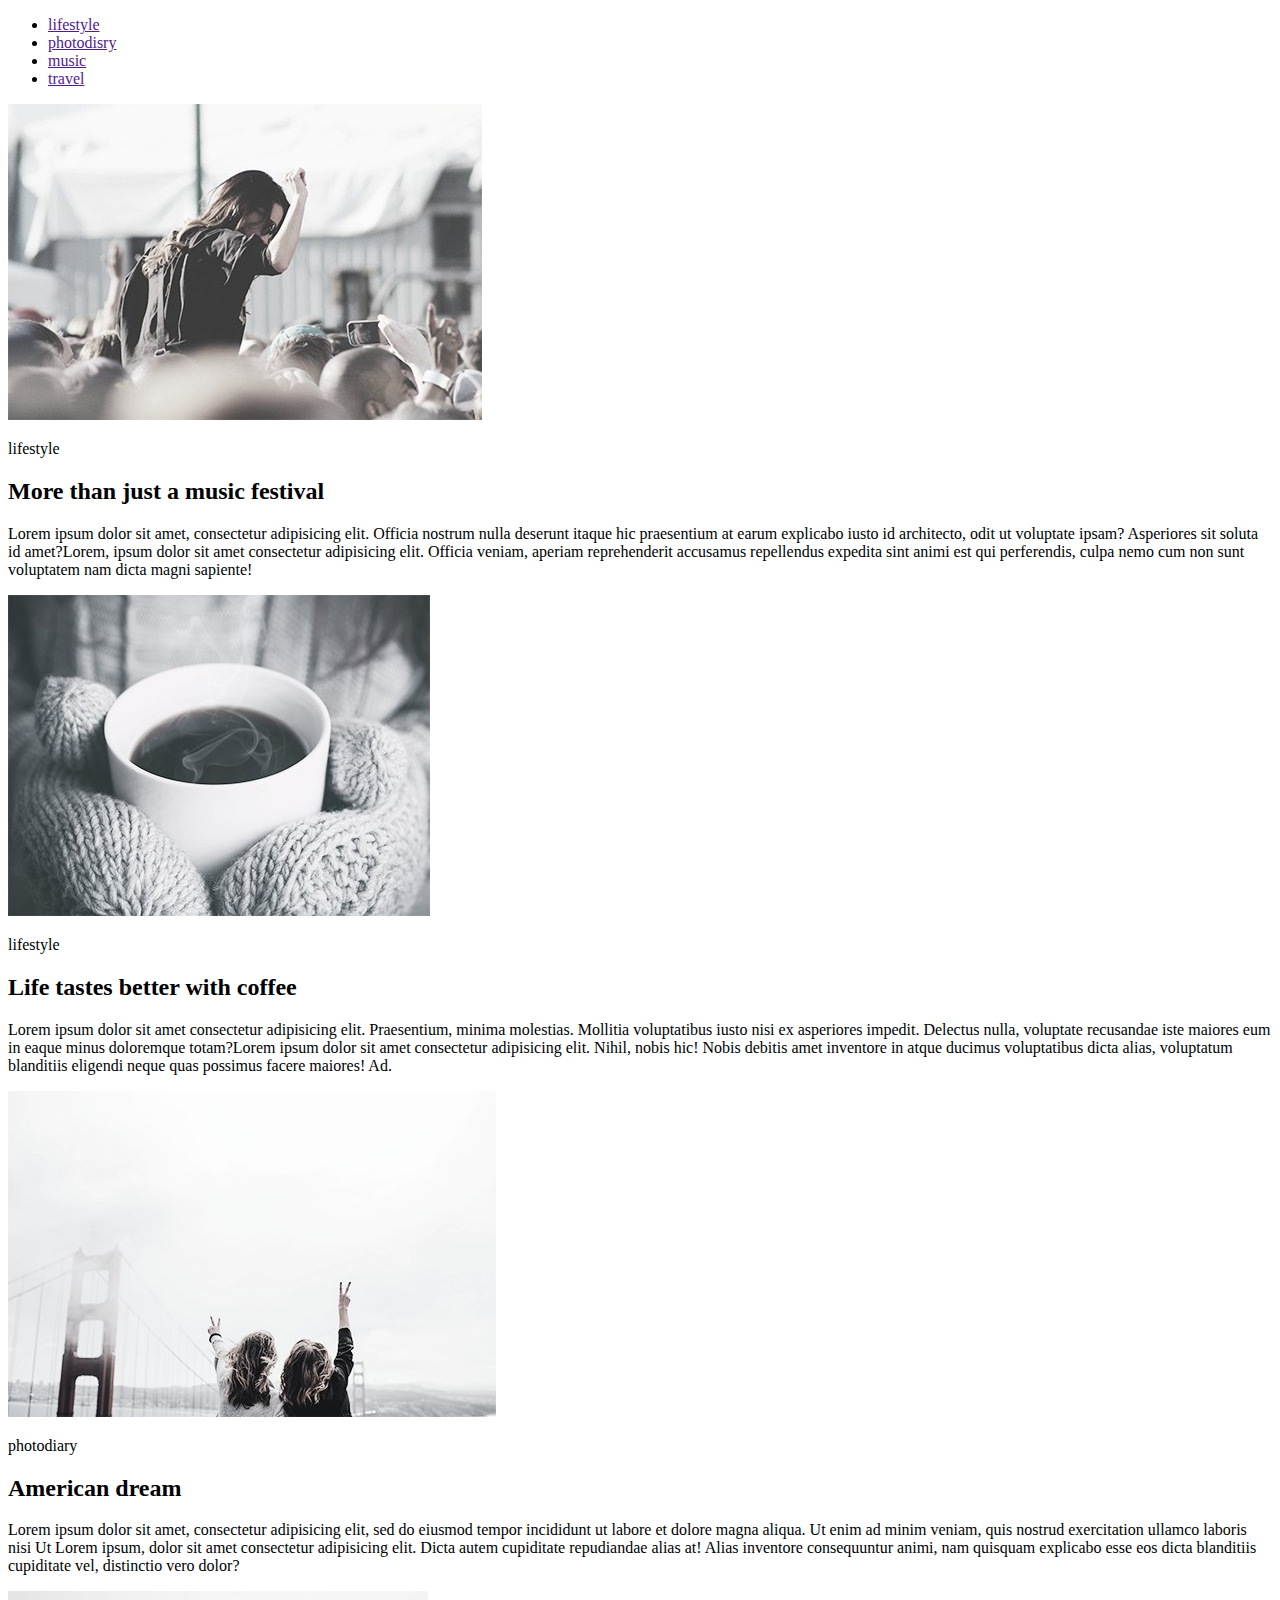
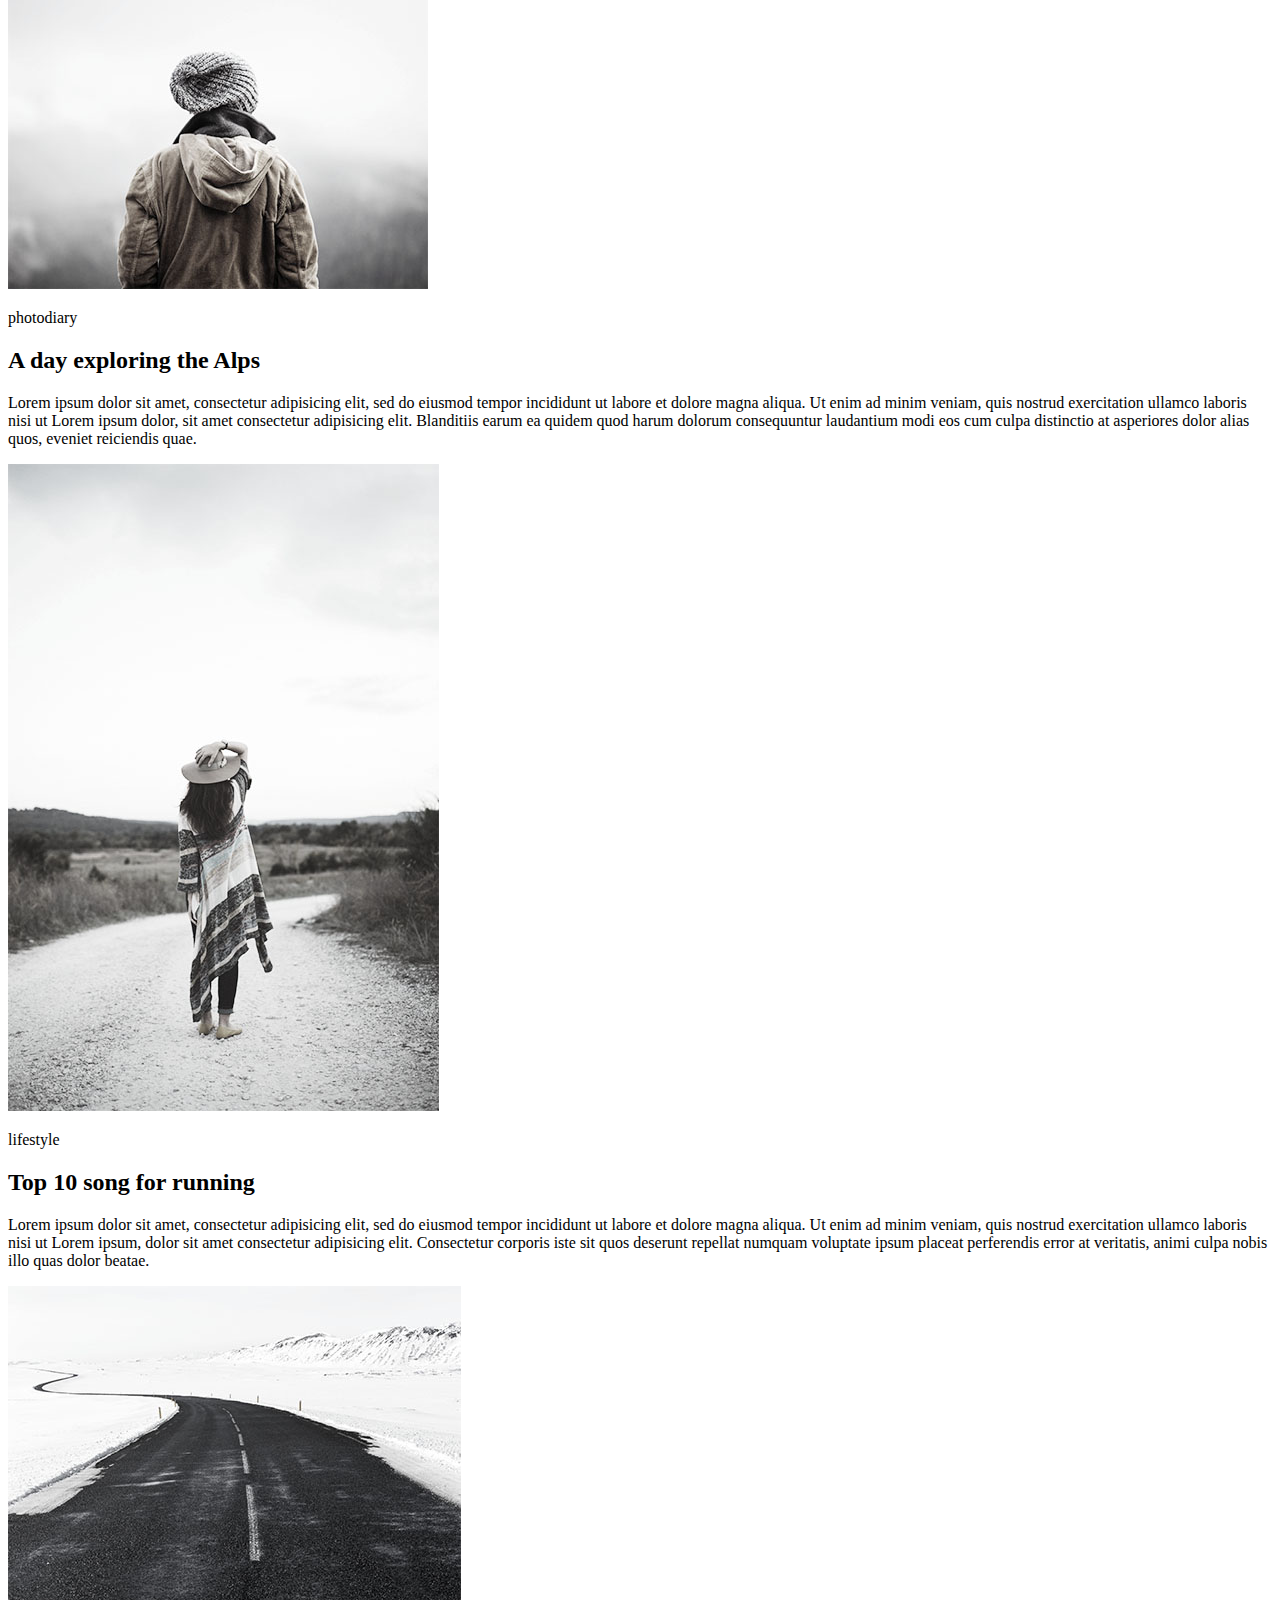
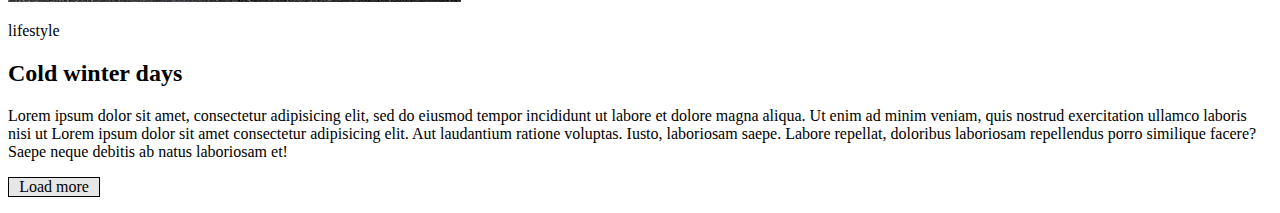
<file: html-css/module-01/index.html.html>
<!DOCTYPE html>
<html lang="en">

<head>
    <meta name="viewport" content="width=device-width, initial-scale=1.0">
    <title>Document</title>
</head>

<style>
    body {
        /* margin: 0; */
    }
    
    .expand {
        padding: 0px;
        background: rgb(231, 230, 230);
        border: 1px solid;
        width: 90px;
        text-align: center;
    }
    
    .features-list {
        padding: 0px;
    }
</style>

<body>
    <main class="container main">
        <ul class="site-navigation">
            <li><a href="">lifestyle</a></li>
            <li><a href="">photodisry</a></li>
            <li><a href="">music</a></li>
            <li><a href="">travel</a></li>
        </ul>
    </main>

    <page class="page-nav">
        <section class="container">
            <ul class="features-list">


                <div class="photo-wrapper">
                    <img class="photo" src="../module-03-dop/pictures/for web 1.jpg" alt="" srcset="">
                </div>
                <p class="category">lifestyle</p>
                <h2 class="title">More than just a music festival</h2>
                <p class="description">Lorem ipsum dolor sit amet, consectetur adipisicing elit. Officia nostrum nulla deserunt itaque hic praesentium at earum explicabo iusto id architecto, odit ut voluptate ipsam? Asperiores sit soluta id amet?Lorem, ipsum dolor sit amet
                    consectetur adipisicing elit. Officia veniam, aperiam reprehenderit accusamus repellendus expedita sint animi est qui perferendis, culpa nemo cum non sunt voluptatem nam dicta magni sapiente!</p>

                <div class="photo-wrapper">
                    <img class="photo" src="../module-03-dop/pictures/for web 2.jpg" alt="" srcset="">
                </div>
                <p class="category">lifestyle</p>
                <h2 class="title">Life tastes better with coffee</h2>
                <p class="description">Lorem ipsum dolor sit amet consectetur adipisicing elit. Praesentium, minima molestias. Mollitia voluptatibus iusto nisi ex asperiores impedit. Delectus nulla, voluptate recusandae iste maiores eum in eaque minus doloremque totam?Lorem
                    ipsum dolor sit amet consectetur adipisicing elit. Nihil, nobis hic! Nobis debitis amet inventore in atque ducimus voluptatibus dicta alias, voluptatum blanditiis eligendi neque quas possimus facere maiores! Ad.
                </p>



                <div class="photo-wrapper">
                    <img class="photo" src="../module-03-dop/pictures/for web 3.jpg" alt="" srcset="">
                </div>
                <p class="category">photodiary</h2>
                    <h2 class="title">American dream</h2>
                    <p class="description">Lorem ipsum dolor sit amet, consectetur adipisicing elit, sed do eiusmod tempor incididunt ut labore et dolore magna aliqua. Ut enim ad minim veniam, quis nostrud exercitation ullamco laboris nisi Ut Lorem ipsum, dolor sit amet consectetur
                        adipisicing elit. Dicta autem cupiditate repudiandae alias at! Alias inventore consequuntur animi, nam quisquam explicabo esse eos dicta blanditiis cupiditate vel, distinctio vero dolor?
                    </p>


                    <div class="photo-wrapper">
                        <img class="photo" src="../module-03-dop/pictures/for web 4.jpg" alt="" srcset="">
                    </div>
                    <p class="category">photodiary</p>
                    <h2 class="title">A day exploring the Alps</h2>
                    <p class="description">Lorem ipsum dolor sit amet, consectetur adipisicing elit, sed do eiusmod tempor incididunt ut labore et dolore magna aliqua. Ut enim ad minim veniam, quis nostrud exercitation ullamco laboris nisi ut Lorem ipsum dolor, sit amet consectetur
                        adipisicing elit. Blanditiis earum ea quidem quod harum dolorum consequuntur laudantium modi eos cum culpa distinctio at asperiores dolor alias quos, eveniet reiciendis quae.
                    </p>



                    <div class="photo-wrapper">
                        <img class="photo" src="../module-03-dop/pictures/for web 5.jpg" alt="" srcset="">
                    </div>
                    <p class="category">lifestyle</p>
                    <h2 class="title">Top 10 song for running</h2>
                    <p class="description">Lorem ipsum dolor sit amet, consectetur adipisicing elit, sed do eiusmod tempor incididunt ut labore et dolore magna aliqua. Ut enim ad minim veniam, quis nostrud exercitation ullamco laboris nisi ut Lorem ipsum, dolor sit amet consectetur
                        adipisicing elit. Consectetur corporis iste sit quos deserunt repellat numquam voluptate ipsum placeat perferendis error at veritatis, animi culpa nobis illo quas dolor beatae.
                    </p>



                    <div class="photo-wrapper">
                        <img class="photo" src="../module-03-dop/pictures/for web 6.jpg" alt="" srcset="">
                    </div>
                    <p class="category">lifestyle</p>
                    <h2 class="title">Cold winter days</h2>
                    <p class="description">Lorem ipsum dolor sit amet, consectetur adipisicing elit, sed do eiusmod tempor incididunt ut labore et dolore magna aliqua. Ut enim ad minim veniam, quis nostrud exercitation ullamco laboris nisi ut Lorem ipsum dolor sit amet consectetur
                        adipisicing elit. Aut laudantium ratione voluptas. Iusto, laboriosam saepe. Labore repellat, doloribus laboriosam repellendus porro similique facere? Saepe neque debitis ab natus laboriosam et!
                    </p>

            </ul>
        </section>
    </page>

    <menu button class="container expand">
        Load more
    </menu button>


</body>
</file>
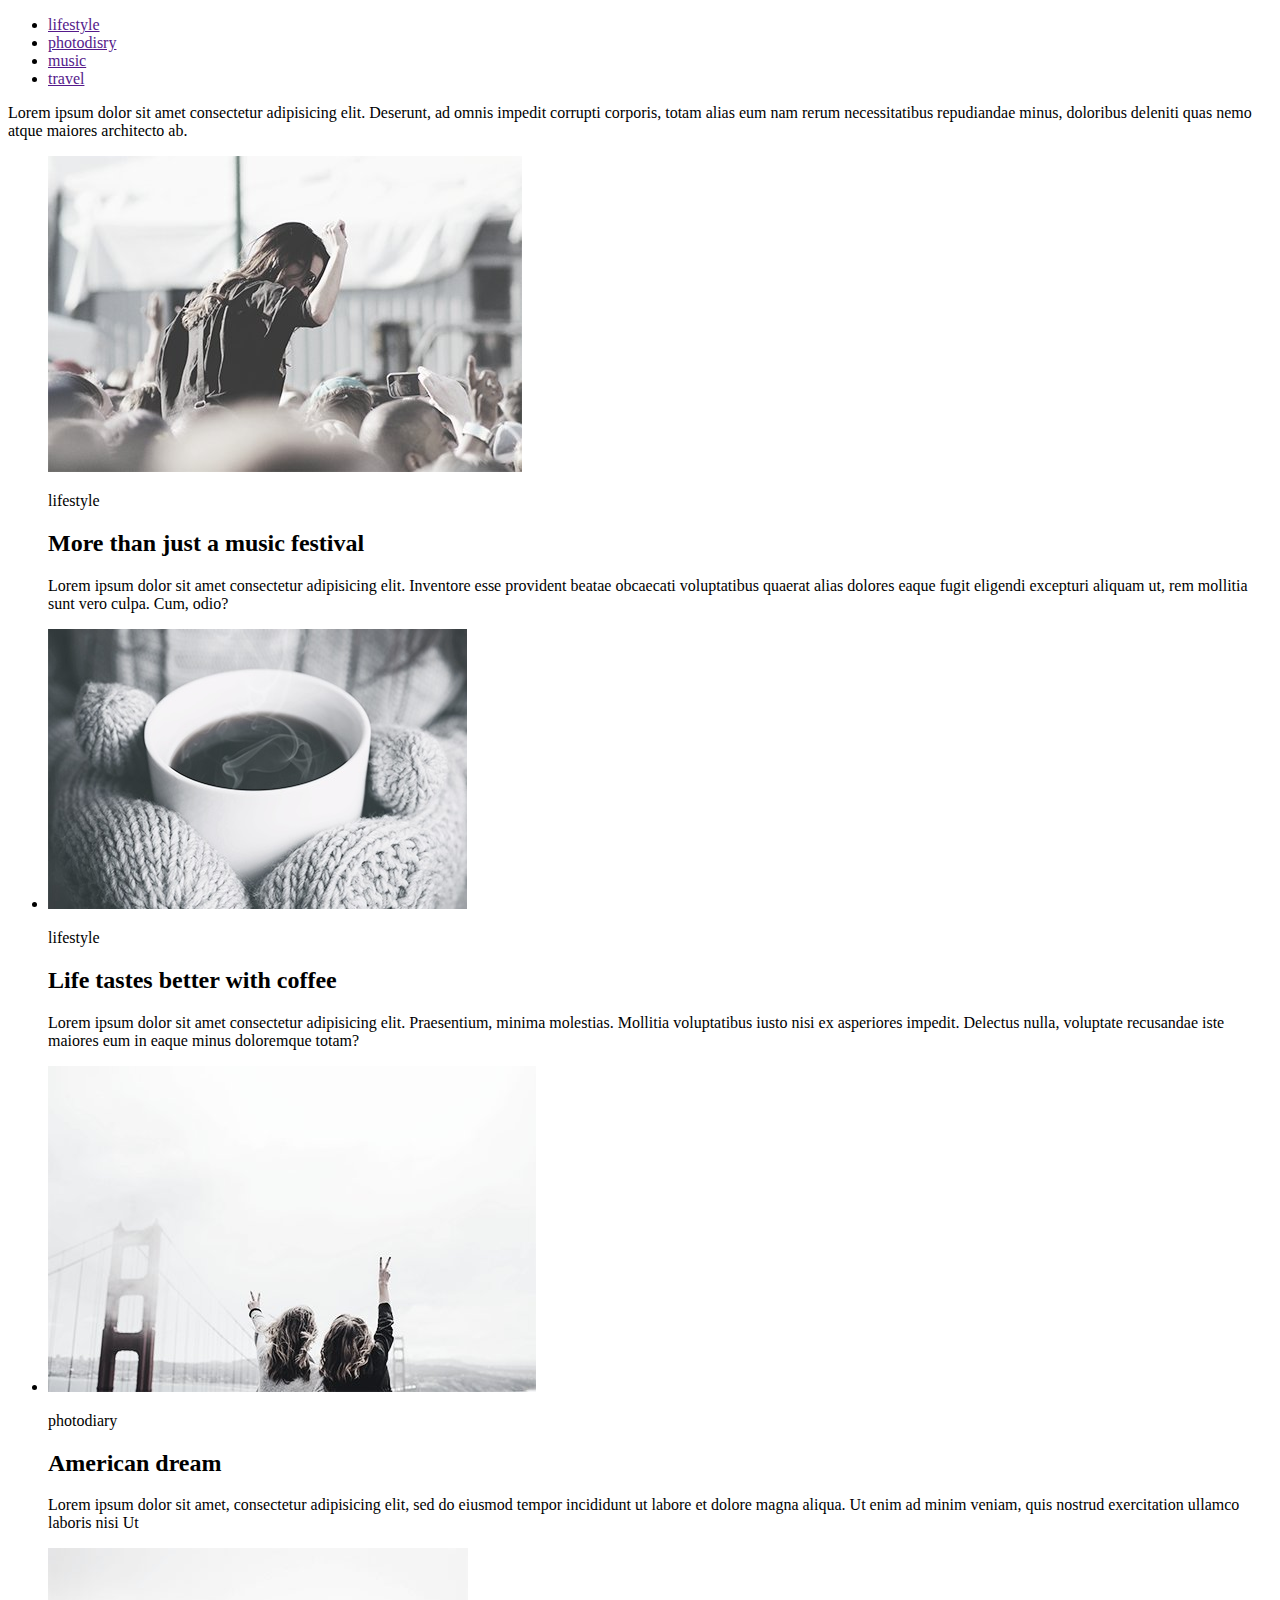
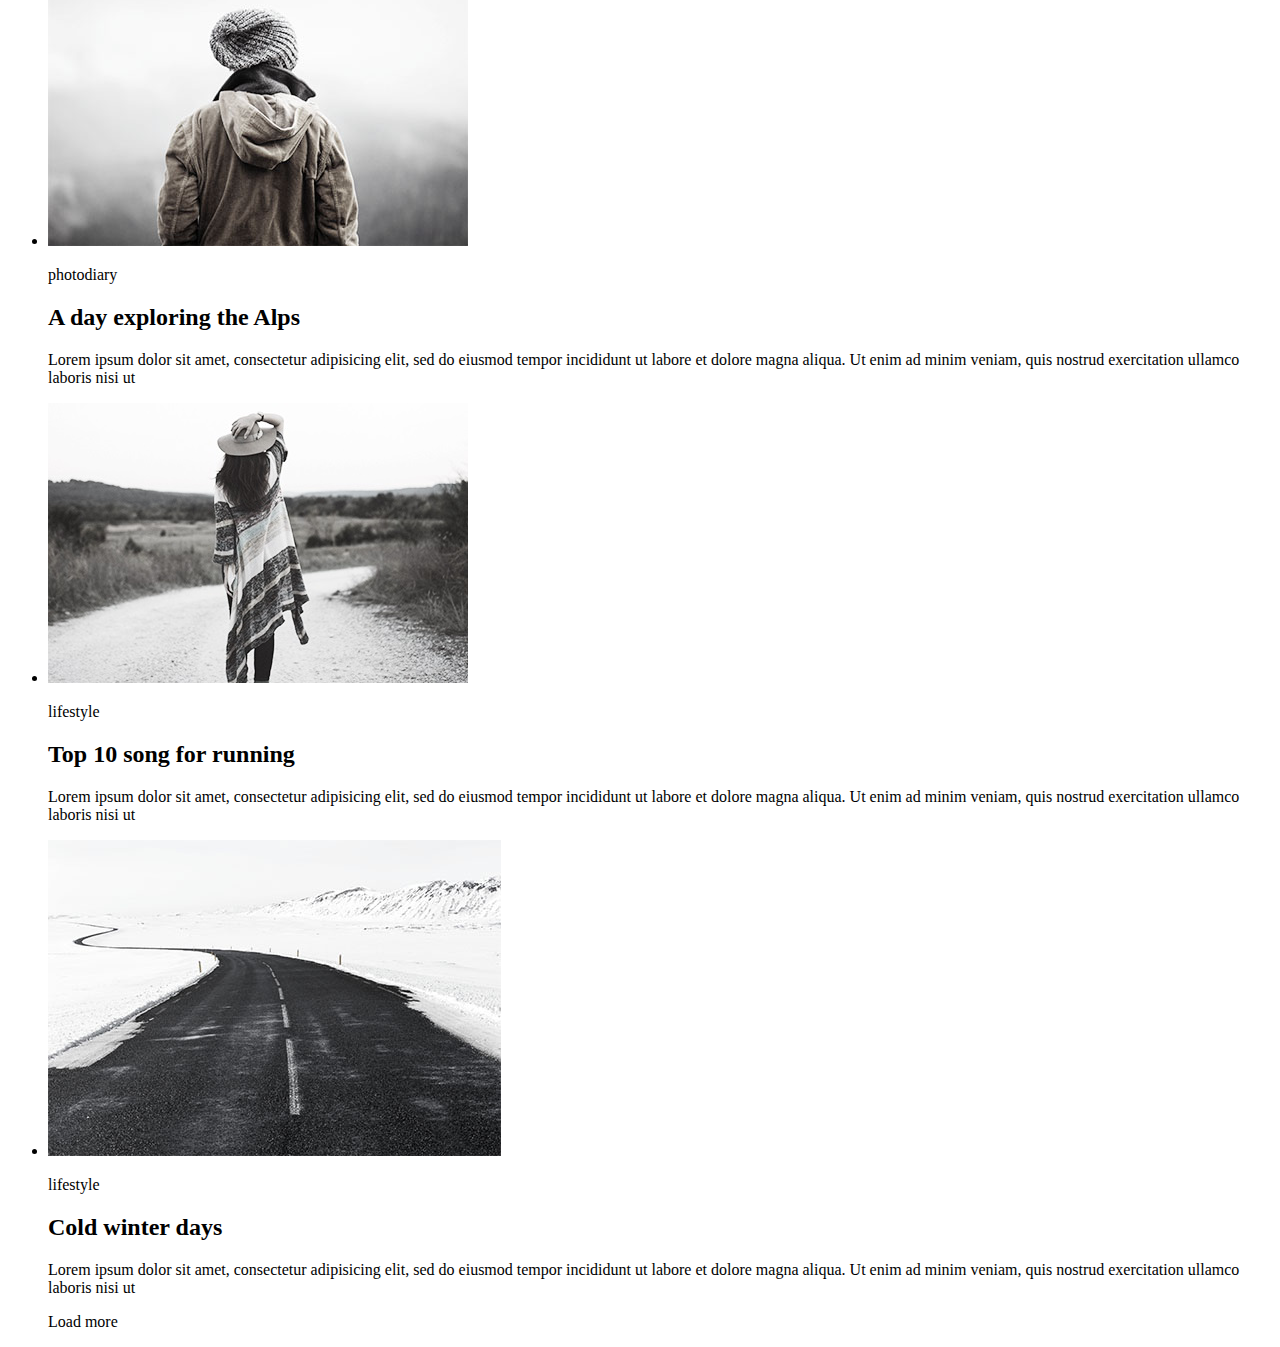
<file: html-css/module-01/test.html>
<!DOCTYPE html>
<html lang="en">

<head>
    <meta name="viewport" content="width=device-width, initial-scale=1.0">
    <title>Document</title>
</head>

<body>
    <main class="container main">
        <ul class="site-navigation">
            <li><a href="">lifestyle</a></li>
            <li><a href="">photodisry</a></li>
            <li><a href="">music</a></li>
            <li><a href="">travel</a></li>
        </ul>
    </main>
    Lorem ipsum dolor sit amet consectetur adipisicing elit. Deserunt, ad omnis impedit corrupti corporis, totam alias eum nam rerum necessitatibus repudiandae minus, doloribus deleniti quas nemo atque maiores architecto ab.
    <page class="page-nav">
        <section class="container">
            <ul class="features-list">

                <div class="photo-wrapper">
                    <img class="photo" src="../module-03/pictures/for-web-1.jpg" alt="" srcset="">
                </div>
                <p class="category">lifestyle</p>
                <h2 class="title">More than just a music festival</h2>
                <p class="description">Lorem ipsum dolor sit amet consectetur adipisicing elit. Inventore esse provident beatae obcaecati voluptatibus quaerat alias dolores eaque fugit eligendi excepturi aliquam ut, rem mollitia sunt vero culpa. Cum, odio?
                </p>

                <li class="features-list-item">
                    <div class="photo-wrapper">
                        <img class="photo" src="../module-03/pictures/for-web-2.jpg" alt="" srcset="">
                    </div>
                    <p class="category">lifestyle</p>
                    <h2 class="title">Life tastes better with coffee</h2>
                    <p class="description">Lorem ipsum dolor sit amet consectetur adipisicing elit. Praesentium, minima molestias. Mollitia voluptatibus iusto nisi ex asperiores impedit. Delectus nulla, voluptate recusandae iste maiores eum in eaque minus doloremque totam?
                    </p>
                </li>

                <li class="features-list-item">
                    <div class="photo-wrapper">
                        <img class="photo" src="../module-03/pictures/for-web-3.jpg" alt="" srcset="">
                    </div>
                    <p class="category">photodiary</h2>
                        <h2 class="title">American dream</h2>
                        <p class="description">Lorem ipsum dolor sit amet, consectetur adipisicing elit, sed do eiusmod tempor incididunt ut labore et dolore magna aliqua. Ut enim ad minim veniam, quis nostrud exercitation ullamco laboris nisi Ut
                        </p>
                </li>

                <li class="features-list-item">
                    <div class="photo-wrapper">
                        <img class="photo" src="../module-03/pictures/for-web-4.jpg" alt="" srcset="">
                    </div>
                    <p class="category">photodiary</p>
                    <h2 class="title">A day exploring the Alps</h2>
                    <p class="description">Lorem ipsum dolor sit amet, consectetur adipisicing elit, sed do eiusmod tempor incididunt ut labore et dolore magna aliqua. Ut enim ad minim veniam, quis nostrud exercitation ullamco laboris nisi ut
                    </p>
                </li>

                <li class="features-list-item">
                    <div class="photo-wrapper">
                        <img class="photo" src="../module-03/pictures/for-web-5.jpg" alt="" srcset="">
                    </div>
                    <p class="category">lifestyle</p>
                    <h2 class="title">Top 10 song for running</h2>
                    <p class="description">Lorem ipsum dolor sit amet, consectetur adipisicing elit, sed do eiusmod tempor incididunt ut labore et dolore magna aliqua. Ut enim ad minim veniam, quis nostrud exercitation ullamco laboris nisi ut
                    </p>
                </li>

                <li class="features-list-item">
                    <div class="photo-wrapper">
                        <img class="photo" src="../module-03/pictures/for-web-6.jpg" alt="" srcset="">
                    </div>
                    <p class="category">lifestyle</p>
                    <h2 class="title">Cold winter days</h2>
                    <p class="description">Lorem ipsum dolor sit amet, consectetur adipisicing elit, sed do eiusmod tempor incididunt ut labore et dolore magna aliqua. Ut enim ad minim veniam, quis nostrud exercitation ullamco laboris nisi ut
                    </p>
                </li>
            </ul>
        </section>
    </page>

    <menu button class="container">
        Load more
    </menu button>


</body>
</file>
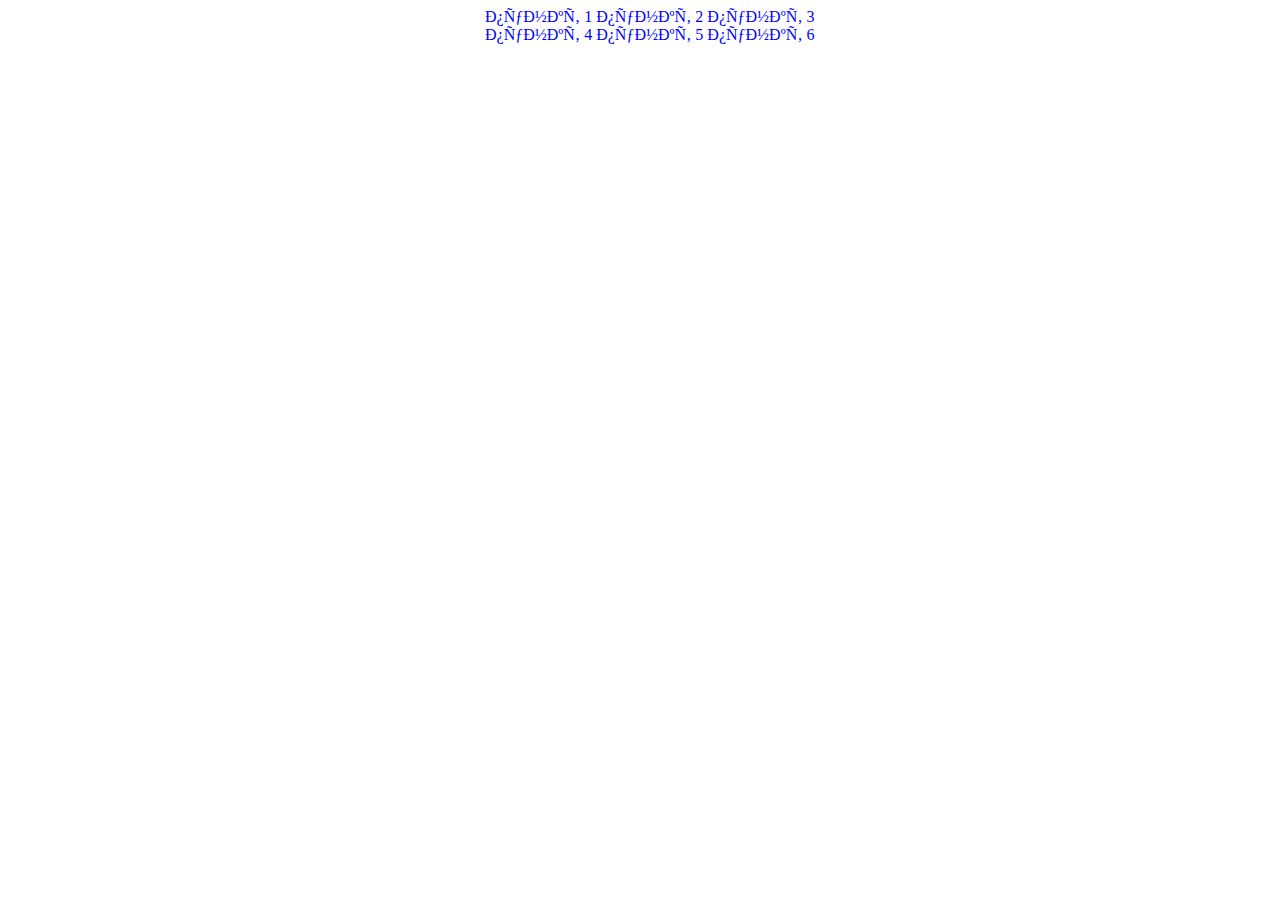
<file: html-css/module-03-dop/the-task-1.html>
<!DOCTYPE html>
<html lang="en">

<head>
    <link rel="stylesheet" href="the-task-1-style.css" meta charset="UTF-8">
    <meta name="viewport" content="width=, initial-scale=1.0">
    <title>Document</title>
</head>

<body>
    <ul class="container main ">
        <li>пункт 1</li>
        <li>пункт 2</li>
        <li>пункт 3</li>
        <li>пункт 4</li>
        <li>пункт 5</li>
        <li>пункт 6</li>
    </ul>
</body>

</html>
</file>
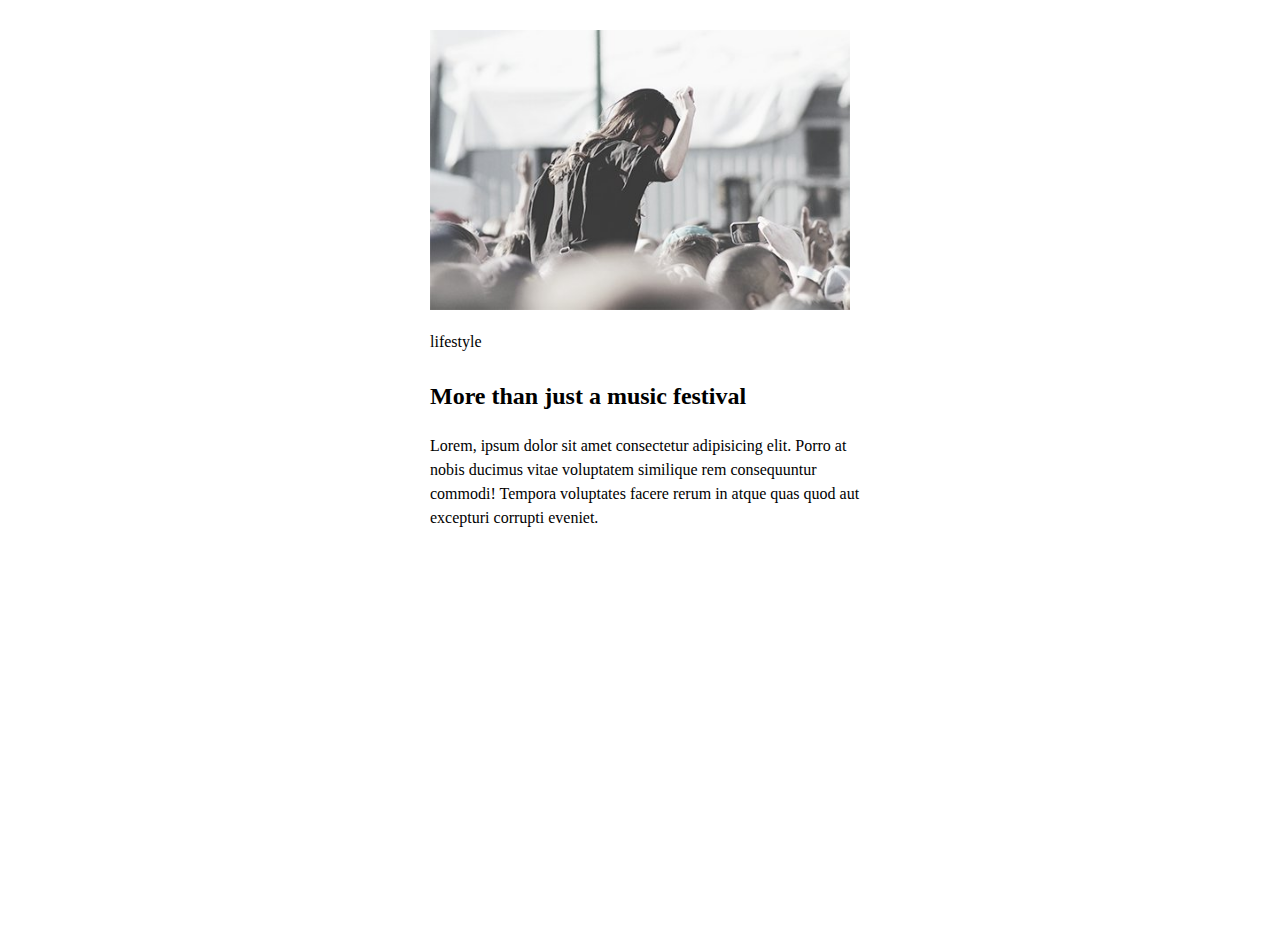
<file: html-css/module-03-dop/the-task-2.html>
<!DOCTYPE html>
<html lang="en">

<head>
    <link rel="stylesheet" href="the-task-2-style.css" <meta charset="UTF-8">
    <meta name="viewport" content="width=device-width, initial-scale=1.0">
    <title>Document</title>
</head>

<body>
    <article class="container">
        <div class="photo-wrapper">
            <img class="photo" src="../module-03/pictures/for-web-1.jpg" alt=" девушка сидит на плечах" srcset="">
        </div>
        <p class="category">lifestyle</p>
        <h2 class="title">More than just a music festival</h2>
        <p class="description">Lorem, ipsum dolor sit amet consectetur adipisicing elit. Porro at nobis ducimus vitae voluptatem similique rem consequuntur commodi! Tempora voluptates facere rerum in atque quas quod aut excepturi corrupti eveniet.
        </p>
    </article>
</body>

</html>
</file>
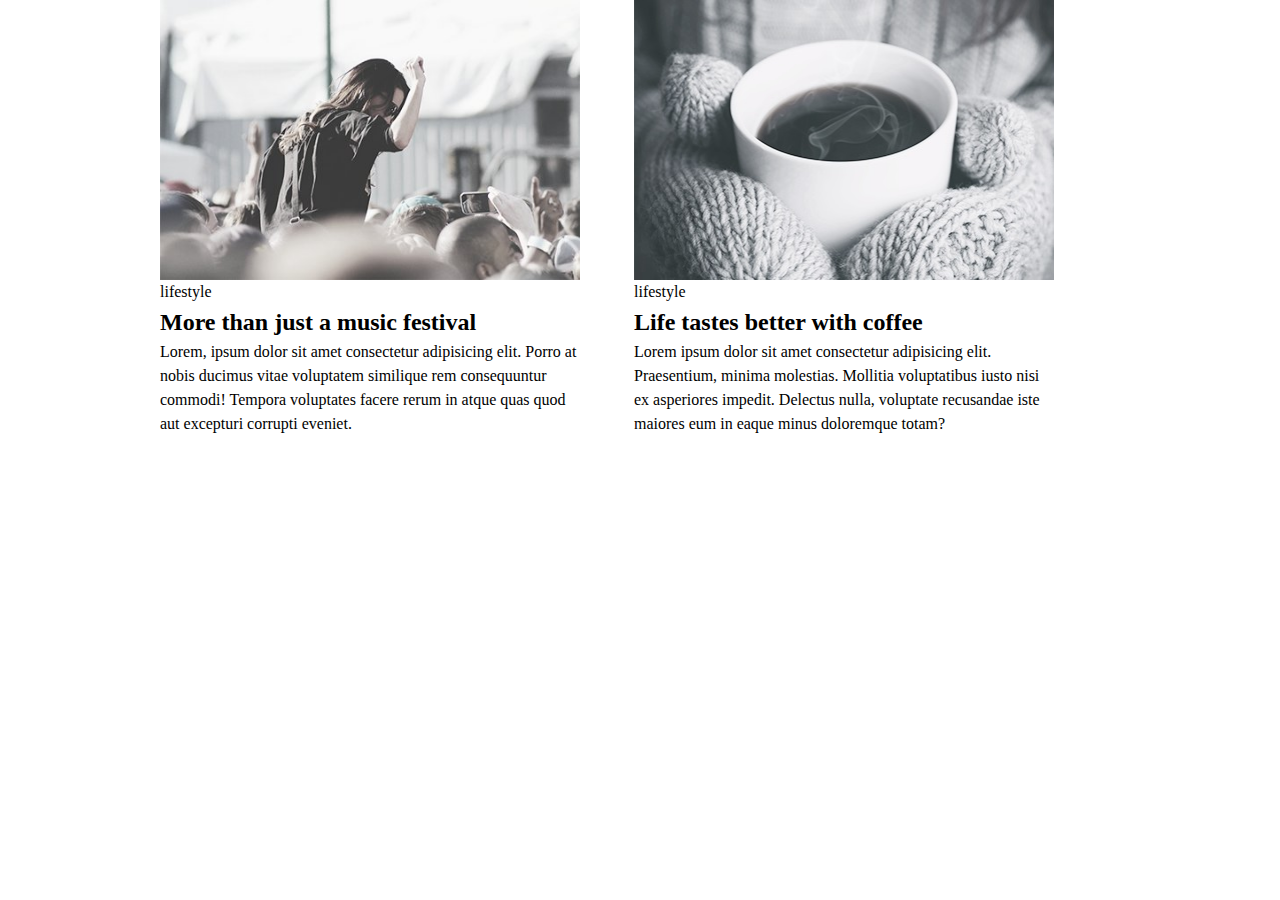
<file: html-css/module-03-dop/the-task-3.html>
<!DOCTYPE html>
<html lang="en">

<head>
    <link rel="stylesheet" href="the-task-3-style.css">
    <meta charset="UTF-8">
    <meta name="viewport" content="width=device-width, initial-scale=1.0">
    <title>Document</title>
</head>

<body>
    <section class="container">
        <li class="features-list-item">
            <div class="photo-wrapper">
                <img class="photo" src="../module-03/pictures/for-web-1.jpg" alt="" srcset="">
            </div>
            <p class="category">lifestyle</p>
            <h2 class="title">More than just a music festival</h2>
            <p class="description">Lorem, ipsum dolor sit amet consectetur adipisicing elit. Porro at nobis ducimus vitae voluptatem similique rem consequuntur commodi! Tempora voluptates facere rerum in atque quas quod aut excepturi corrupti eveniet.
            </p>
        </li>

        <li class="features-list-item">
            <div class="photo-wrapper">
                <img class="photo" src="../module-03/pictures/for-web-2.jpg" alt="" srcset="">
            </div>
            <p class="category">lifestyle</p>
            <h2 class="title">Life tastes better with coffee</h2>
            <p class="description">Lorem ipsum dolor sit amet consectetur adipisicing elit. Praesentium, minima molestias. Mollitia voluptatibus iusto nisi ex asperiores impedit. Delectus nulla, voluptate recusandae iste maiores eum in eaque minus doloremque totam?
            </p>
        </li>
    </section>
</body>

</html>
</file>
<file: html-css/module-03-dop/style.css>
/* Указываем box sizing */

*,
*::before,
*::after {
    box-sizing: border-box;
}


/* Убираем внутренние отступы */

ul[class],
ol[class] {
    padding: 0;
}


/* Убираем внешние отступы */

body,
h1,
h2,
h3,
h4,
p,
ul[class],
ol[class],
li,
figure,
figcaption,
blockquote,
dl,
dd {
    margin: 0;
}


/* Выставляем основные настройки по-умолчанию для body */

body {
    min-height: 100vh;
    scroll-behavior: smooth;
    text-rendering: optimizeSpeed;
    line-height: 1.5;
}


/* Удаляем стандартную стилизацию для всех ul и il, у которых есть атрибут class*/

ul[class],
ol[class] {
    list-style: none;
}


/* Элементы a, у которых нет класса, сбрасываем до дефолтных стилей */

a:not([class]) {
    text-decoration-skip-ink: auto;
}


/* Упрощаем работу с изображениями */

img {
    max-width: 100%;
    display: block;
}


/* Указываем понятную периодичность в потоке данных у article*/

article>*+* {
    margin-top: 1em;
}


/* Наследуем шрифты для инпутов и кнопок */

input,
button,
textarea,
select {
    font: inherit;
}


/* Удаляем все анимации и переходы для людей, которые предпочитай их не использовать */

@media (prefers-reduced-motion: reduce) {
    * {
        animation-duration: 0.01ms !important;
        animation-iteration-count: 1 !important;
        transition-duration: 0.01ms !important;
        scroll-behavior: auto !important;
    }
}

.main {
    font-size: 14px;
    color: #626262;
}

.page-nav {
    margin: 0;
}

.site-navigation {
    vertical-align: middle;
    margin: 77px 0 104px 0;
    padding: 0px;
    font-size: 13px;
    list-style: none;
    text-align: center;
    font-family: MyriadPro;
    font-weight: regular;
    font-variant: small-caps;
}

.site-navigation li {
    display: inline-block;
}

.site-navigation li:not(:last-child) {
    margin-right: 60px;
}

.site-navigation a:hover .site-navigation a:focus {
    color: black;
}

.features-list {
    font-size: 0;
    list-style: none;
    margin: 0;
    padding: 0;
}

.features-list-item {
    width: 420px;
    display: inline-block;
    margin-right: 60px;
    margin-bottom: 130px;
}

.features-list-item:nth-child(2n) {
    margin-right: 0;
}

.features-list-item .category {
    margin-bottom: 36px;
    font-size: 14px;
    color: #b4ad9e;
}

.features-list-item .title {
    margin-bottom: 30px;
    font-size: 30px;
    color: #626262;
}

.description {
    margin-bottom: 0;
    font-size: 14px;
    color: #626262;
}

.features-list-item:nth-last-child(-n +2) {
    margin-bottom: 0;
}

.container {
    width: 900px;
    margin: 0 auto;
}

.photo-wrapper {
    width: 420px;
    height: 280px;
    margin-bottom: 30px;
}

.photo {
    width: 100%;
    height: 100%;
}
</file>
<file: html-css/module-03/css/style1.css>
html {
        box-sizing: border-box;
    }
    
    *,
    *::after,
    *::before {
        box-sizing: inherit;
    }
    
    body {
        font-family: "Playfair Display", sans-serif, serif;
        color: #5a5a56;
        font-size: 16px;
    }
    
    .wrapper {
        width: 900px;
        margin: 0 auto;
        padding: 0;
        font-size: 0px;
    }
    
    .container {
        margin: 0 164px;
    }
    
    .main {
        padding-top: 72px;
        margin-bottom: 100px;
    }
    
    .site-navigation {
        display: inline-block;
        padding: 0;
        width: 100%;
        margin: 0 auto;
        text-align: justify;
        text-align-last: justify;
    }
    
    .site-navigation li {
        display: inline-block;
        list-style: none;
        line-height: 1.714;
    }
    
    .site-navigation li a {
        text-transform: uppercase;
        font-size: 14px;
        color: rgb(98, 98, 98);
        text-decoration: none;
        font-family: "ubuntu";
        font-weight: regular;
    }
    
    .site-navigation li a:hover,
    .site-navigation li a:focus {
        color: #03a9f4;
    }
    /* main */
    
    main {
        margin: 0;
        padding: 0;
    }
    
    .features-list {
        margin-bottom: 52px;
    }
    
    .features-list-item {
        width: 420px;
        padding: 0;
        margin: 0 60px 130px 0;
        display: inline-block;
    }
    
    .features-list-item:nth-child(2n) {
        margin-right: 0;
    }
    
    .features-list-item:nth-last-child(-n + 2) {
        margin-bottom: 0;
    }
    
    .photo {
        width: 100%;
        margin-bottom: 32px;
    }
    
    .category {
        font-size: 14px;
        font-family: "Ubuntu";
        color: rgb(180, 173, 158);
        text-transform: uppercase;
        line-height: 1.2;
        text-align: left;
        margin-bottom: 16px;
        font-weight: 300;
    }
    
    .title {
        font-size: 30px;
        color: #626262;
        line-height: 1.2;
        margin-bottom: 36px;
        font-family: "ubuntu";
        font-weight: normal;
    }
    
    .description {
        font-size: 14px;
        color: rgb(98, 98, 98);
        line-height: 1.714;
        text-align: left;
        font-family: "ubuntu";
    }
    
    .div_button {
        text-align: center;
        margin-bottom: 70px;
    }
    
    .button {
        margin: 0 auto;
        border: 1px solid rgb(98, 98, 98);
        font-size: 20px;
        color: rgb(98, 98, 98);
        line-height: 1.2;
        padding: 18px 34px;
        background-color: #fff;
        cursor: pointer;
        font-family: "ubuntu";
    }
    
    .button:hover,
    .button:focus {
        border: 1px solid #03a9f4;
        color: #03a9f4;
    }
</file>
<file: html-css/module-03-dop/the-task-1-style.css>
.main li {
    color: blue;
    display: inline-block;
}

.container {
    width: 350px;
    margin: 0 auto;
}
</file>
<file: html-css/module-03-dop/the-task-2-style.css>
/* Указываем box sizing */

*,
*::before,
*::after {
    box-sizing: border-box;
}


/* Убираем внутренние отступы */

ul[class],
ol[class] {
    padding: 0;
}


/* Убираем внешние отступы */

body,
h1,
h2,
h3,
h4,
p,
ul[class],
ol[class],
li,
figure,
figcaption,
blockquote,
dl,
dd {
    margin: 0;
}


/* Выставляем основные настройки по-умолчанию для body */

body {
    min-height: 100vh;
    scroll-behavior: smooth;
    text-rendering: optimizeSpeed;
    line-height: 1.5;
}


/* Удаляем стандартную стилизацию для всех ul и il, у которых есть атрибут class*/

ul[class],
ol[class] {
    list-style: none;
}


/* Элементы a, у которых нет класса, сбрасываем до дефолтных стилей */

a:not([class]) {
    text-decoration-skip-ink: auto;
}


/* Упрощаем работу с изображениями */

img {
    max-width: 100%;
    display: block;
}


/* Указываем понятную периодичность в потоке данных у article*/

article>*+* {
    margin-top: 1em;
}


/* Наследуем шрифты для инпутов и кнопок */

input,
button,
textarea,
select {
    font: inherit;
}


/* Удаляем все анимации и переходы для людей, которые предпочитай их не использовать */

@media (prefers-reduced-motion: reduce) {
    * {
        animation-duration: 0.01ms !important;
        animation-iteration-count: 1 !important;
        transition-duration: 0.01ms !important;
        scroll-behavior: auto !important;
    }
}

.container {
    width: 470px;
    margin: 0 auto;
}

.photo-wrapper {
    height: 280px;
    width: 420px;
    margin-bottom: 20px;
    margin-left: 25px;
    margin-top: 30px;
}

.category {
    margin-bottom: 20px;
    margin-left: 25px;
}

.container .title {
    margin-bottom: 20px;
    margin-left: 25px;
}

.container .description {
    margin-bottom: 20px;
    margin-left: 25px;
}
</file>
<file: html-css/module-03-dop/the-task-3-style.css>
/* Указываем box sizing */
                
                *,
                *::before,
                *::after {
                    box-sizing: border-box;
                }
                /* Убираем внутренние отступы */
                
                ul[class],
                ol[class] {
                    padding: 0;
                }
                /* Убираем внешние отступы */
                
                body,
                h1,
                h2,
                h3,
                h4,
                p,
                ul[class],
                ol[class],
                li,
                figure,
                figcaption,
                blockquote,
                dl,
                dd {
                    margin: 0;
                }
                /* Выставляем основные настройки по-умолчанию для body */
                
                body {
                    min-height: 100vh;
                    scroll-behavior: smooth;
                    text-rendering: optimizeSpeed;
                    line-height: 1.5;
                }
                /* Удаляем стандартную стилизацию для всех ul и il, у которых есть атрибут class*/
                
                ul[class],
                ol[class] {
                    list-style: none;
                }
                /* Элементы a, у которых нет класса, сбрасываем до дефолтных стилей */
                
                a:not([class]) {
                    text-decoration-skip-ink: auto;
                }
                /* Упрощаем работу с изображениями */
                
                img {
                    max-width: 100%;
                    display: block;
                }
                /* Указываем понятную периодичность в потоке данных у article*/
                
                article>*+* {
                    margin-top: 1em;
                }
                /* Наследуем шрифты для инпутов и кнопок */
                
                input,
                button,
                textarea,
                select {
                    font: inherit;
                }
                /* Удаляем все анимации и переходы для людей, которые предпочитай их не использовать */
                
                @media (prefers-reduced-motion: reduce) {
                    * {
                        animation-duration: 0.01ms !important;
                        animation-iteration-count: 1 !important;
                        transition-duration: 0.01ms !important;
                        scroll-behavior: auto !important;
                    }
                }
                
                .container {
                    width: 960px;
                    margin: 0 auto;
                }
                
                .container li {
                    display: inline-block;
                }
                
                .photo {
                    width: 420px;
                    height: 280px;
                }
                
                .features-list-item {
                    width: 420px;
                    margin-right: 50px;
                }
                
                .features-list-item:nth-child(2n) {
                    margin-right: 0;
</file>
